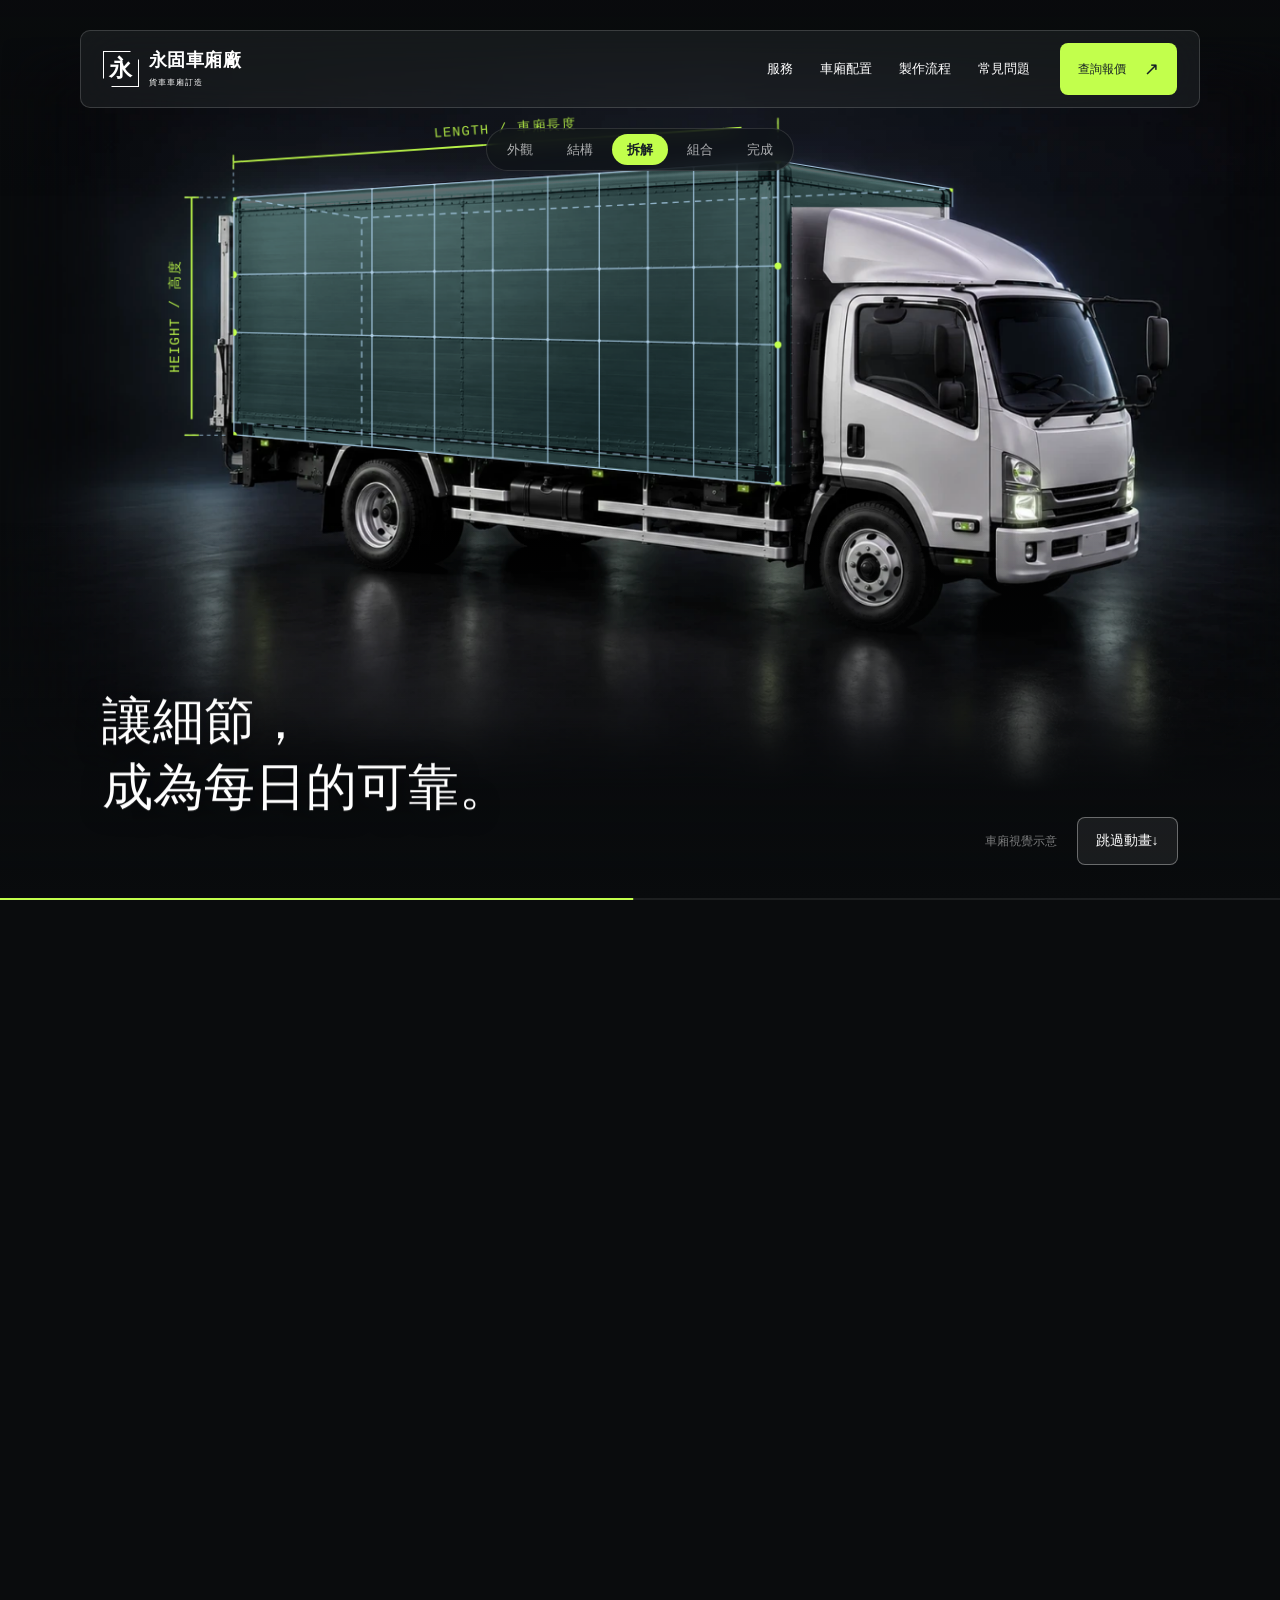
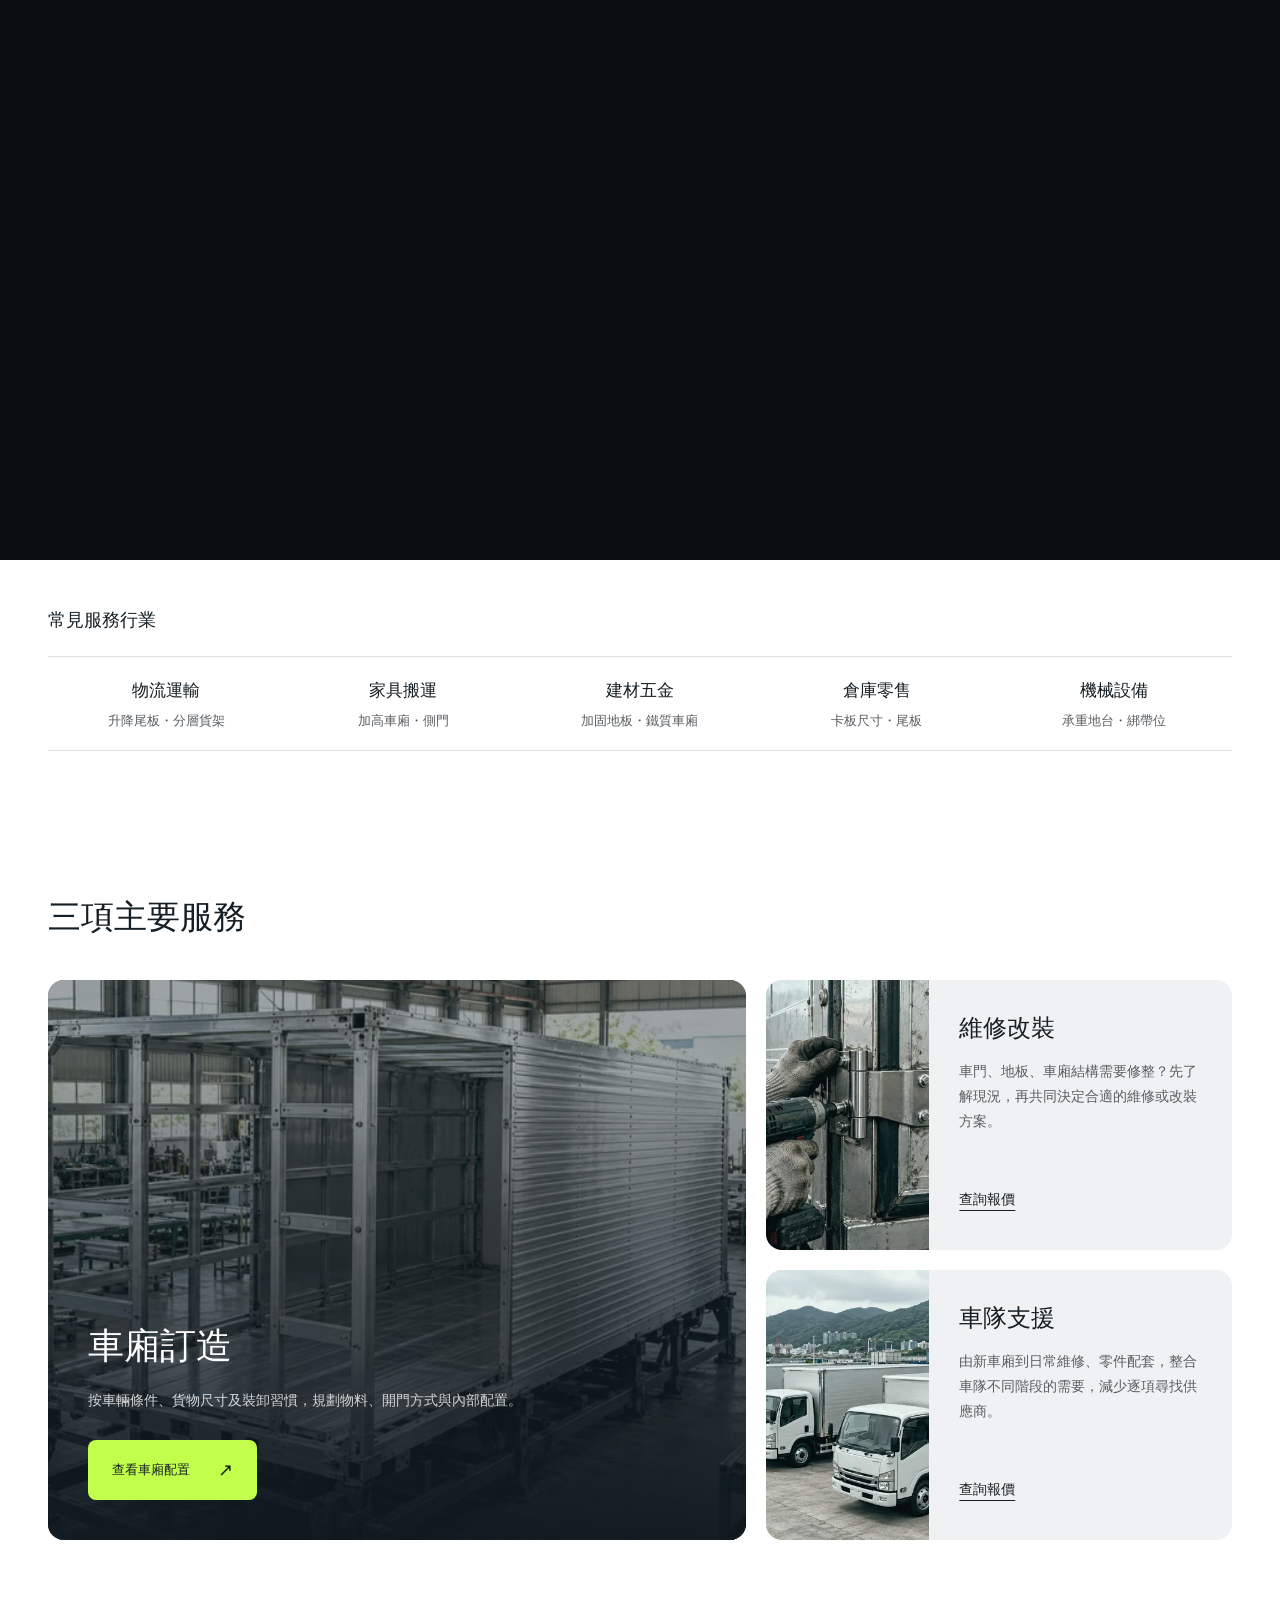
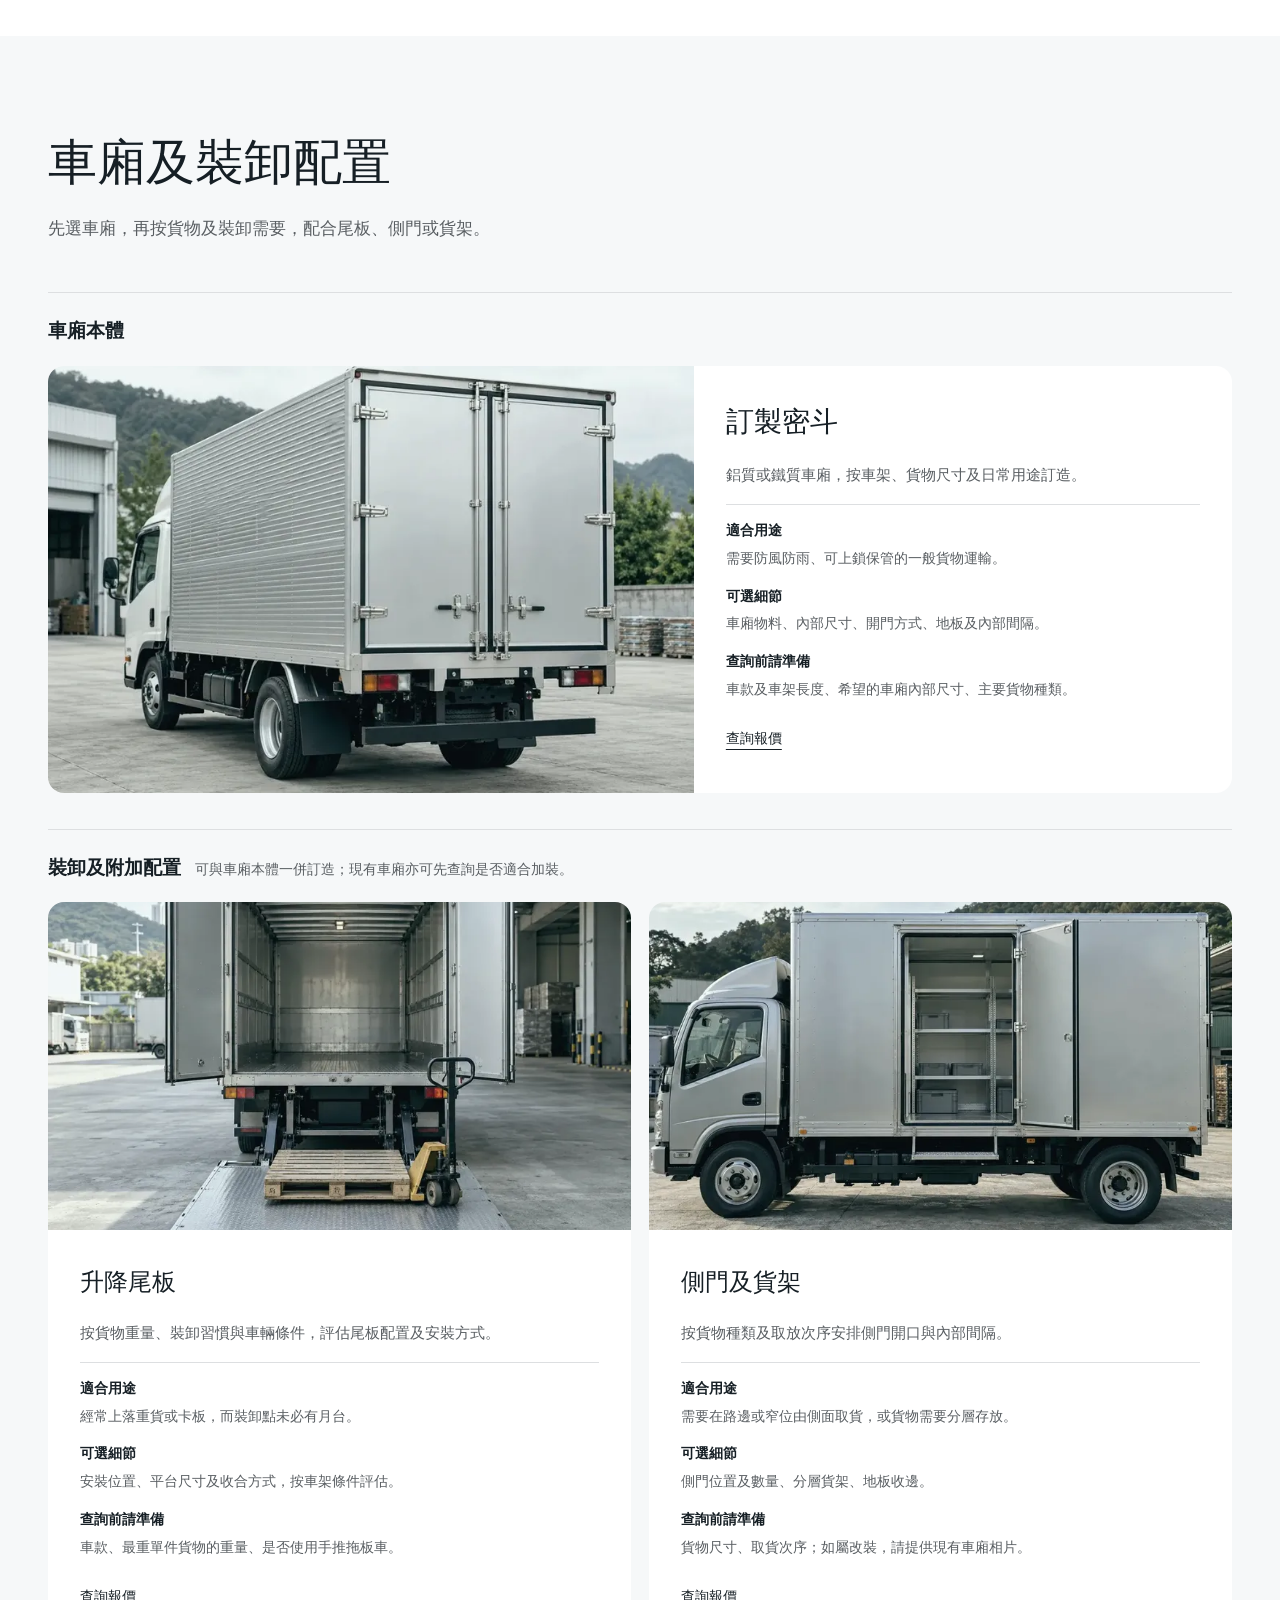
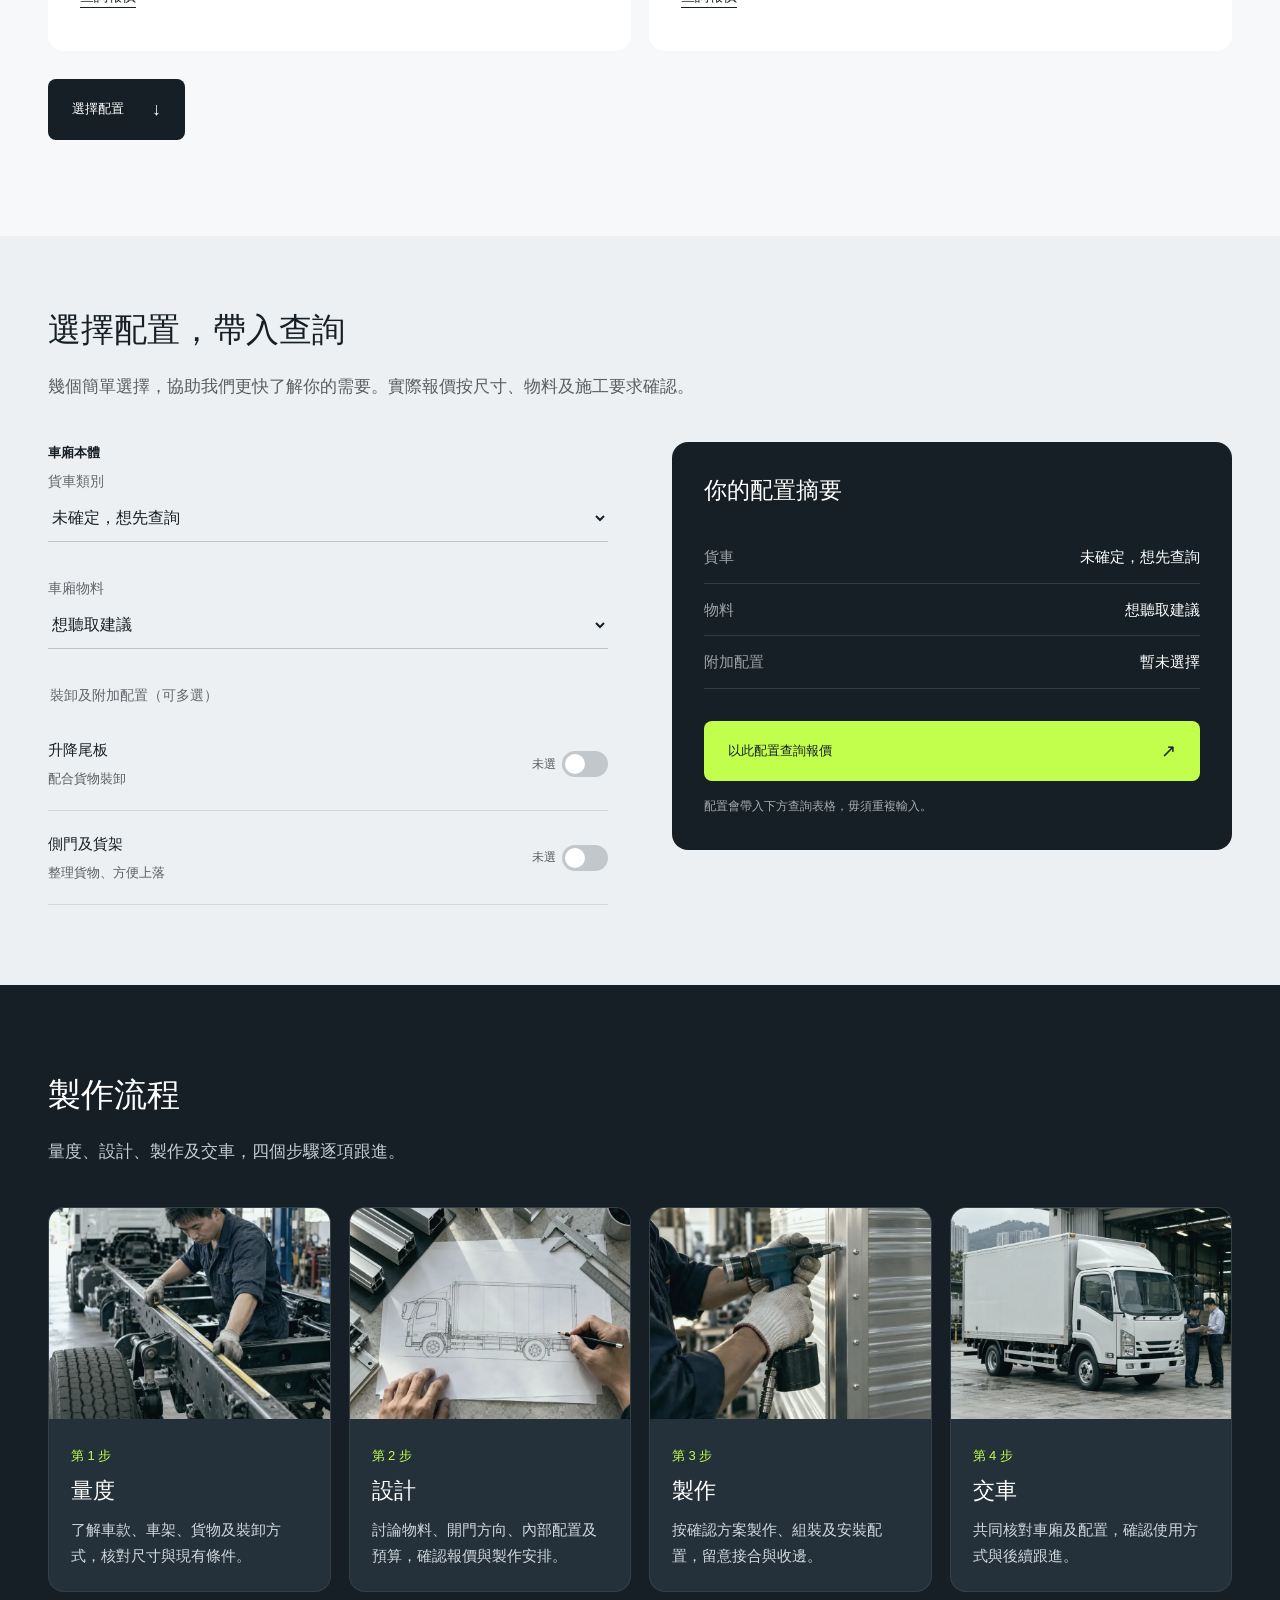
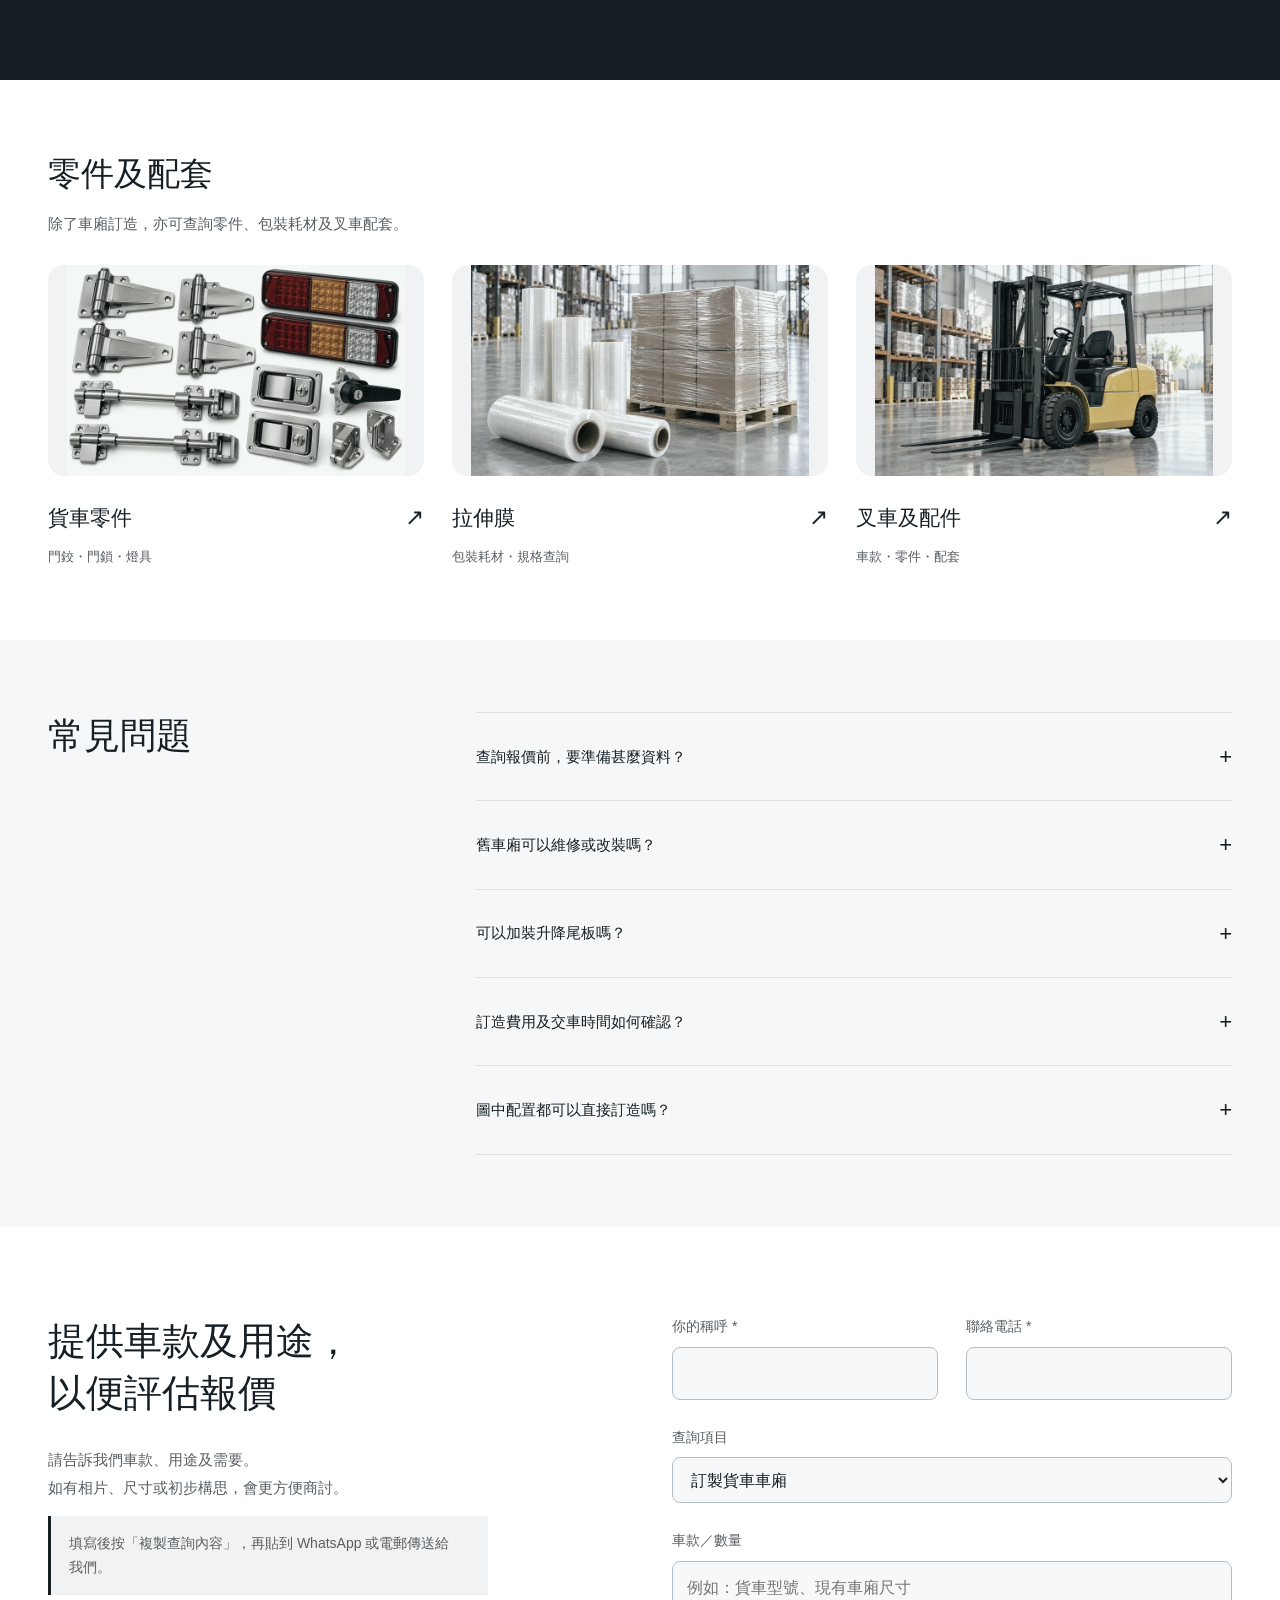
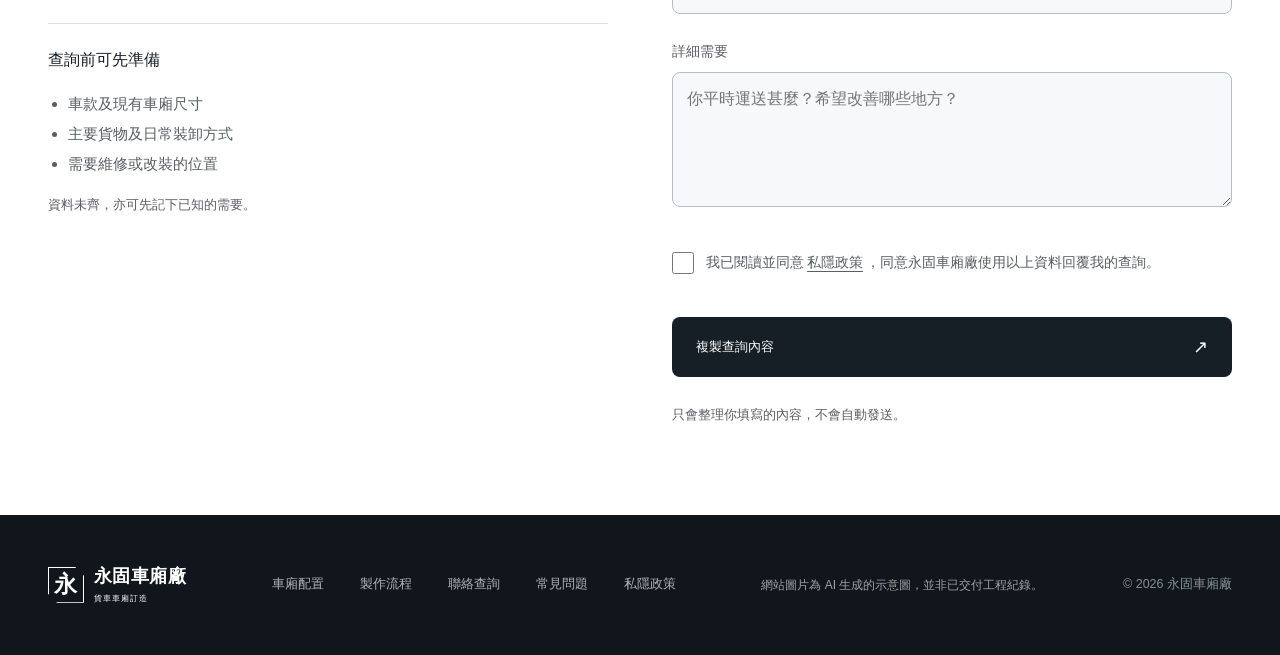
<file: index.html>
<!doctype html>
<html lang="zh-Hant-HK">
<head>
  <meta charset="utf-8">
  <meta name="viewport" content="width=device-width, initial-scale=1, viewport-fit=cover">
  <meta name="robots" content="noindex, nofollow">
  <meta name="theme-color" content="#161f25">
  <title>永固車廂廠｜為每一程，造好每一廂</title>
  <meta name="description" content="永固車廂廠，提供貨車車廂訂造、尾板加裝、改裝維修、貨車零件及配套。由量度到交車，按實際運輸需要設計。">
  <meta property="og:type" content="website">
  <meta property="og:locale" content="zh_HK">
  <meta property="og:site_name" content="永固車廂廠">
  <meta property="og:title" content="永固車廂廠｜為每一程，造好每一廂">
  <meta property="og:description" content="貨車車廂訂造、升降尾板加裝、改裝維修及配套。由量度到交車，按實際運輸需要設計。">
  <meta property="og:image" content="images/og-image.png">
  <meta property="og:image:width" content="1200">
  <meta property="og:image:height" content="630">
  <meta name="twitter:card" content="summary_large_image">
  <link rel="icon" href="images/favicon.svg" type="image/svg+xml">
  <link rel="apple-touch-icon" href="images/apple-touch-icon.png">
  <link rel="manifest" href="site.webmanifest">
  <link rel="preload" href="images/truck-film-first-frame.webp" as="image">
  <link rel="stylesheet" href="styles.css?v=14">
  <script type="importmap">{"imports":{"three":"./vendor/three/three.module.js","three/addons/":"./vendor/three/addons/"}}</script>
  <script src="config.js?v=4" defer></script>
  <script src="hero-scan.js" defer></script>
  <script src="app.js?v=13" defer></script>
  <script src="content-ui.js?v=1" defer></script>
</head>
<body>
  <a class="skip-link" href="#services">跳到主要內容</a>
  <header class="site-header" id="header">
    <a class="brand" href="#top" aria-label="永固車廂廠 貨車車廂訂造，返回首頁"><span class="brand-mark" aria-hidden="true">永</span><span>永固車廂廠<small>貨車車廂訂造</small></span></a>
    <nav class="desktop-nav" aria-label="主要導覽">
      <a href="#services">服務</a><a href="#products">車廂配置</a><a href="#process">製作流程</a><a href="#faq">常見問題</a>
    </nav>
    <a class="button button-lime nav-cta" href="#contact">查詢報價 <span aria-hidden="true">↗</span></a>
    <button class="menu-toggle" id="menuToggle" aria-label="開啟選單" aria-controls="mobileMenu" aria-expanded="false"><span></span><span></span></button>
  </header>
  <div class="mobile-menu" id="mobileMenu" hidden inert>
    <nav aria-label="手機導覽"><a href="#services">服務</a><a href="#products">車廂配置</a><a href="#process">製作流程</a><a href="#faq">常見問題</a><a href="#contact">聯絡查詢</a></nav>
    
  </div>
  <main id="top">
    <section class="hero" id="hero" aria-label="永固車廂製作介紹">
      <div class="hero-stage">
        <div class="hero-visual" aria-hidden="true">
          <div class="truck-frame">
            <img class="hero-poster" src="images/truck-film-first-frame.webp" width="1672" height="941" fetchpriority="high" alt="">
            <div class="xray"><div class="xray-box"><img class="xray-img" src="images/truck-film-first-frame.webp" width="1672" height="941" alt=""><svg class="hero-wires" viewBox="0 0 1672 941"></svg></div></div>
            <div class="scan-beam"></div>
            <svg class="hero-dims" viewBox="0 0 1672 941"></svg>
          </div>
        </div>
        <div class="hero-bgfx" id="heroBgfx" aria-hidden="true"></div>
        <canvas class="hero-3d" id="hero3d" aria-hidden="true"></canvas>
        <div class="hero-flash" id="heroFlash" aria-hidden="true"></div>
        <div class="hero-vignette" aria-hidden="true"></div>
        <div class="hero-3d-labels" id="hero3dLabels" aria-hidden="true"></div>
        <div class="hero-intro"><h1>為每一程，<br class="mobile-only">造好每一廂。</h1><p class="hero-sub">按車款、貨物及用途，<br class="mobile-only">訂造密斗、升降尾板及側門配置。</p><div class="hero-ctas"><a class="button button-lime" href="#contact">查詢報價</a><a class="button button-ghost" href="#products">查看車廂配置</a></div></div>
        <div class="hero-message message-one" aria-hidden="true"><p>從每一吋結構，<br>配合每一種需要。</p></div>
        <div class="hero-message message-two" aria-hidden="true"><p>讓細節，<br>成為每日的可靠。</p></div>
        <div class="hero-message message-three" aria-hidden="true"><p>由量度到交車。<br>一路，全程跟進。</p><a class="button button-lime" href="#products" tabindex="-1">查看車廂配置</a></div>
        <div class="hero-bottom"><span class="hero-caption">車廂視覺示意</span><a class="skip-intro" href="#services">跳過動畫 <span aria-hidden="true">↓</span></a></div>
        <nav class="hero-stages" id="heroStages" aria-label="開場動畫段落"><button type="button" data-p=".02">外觀</button><button type="button" data-p=".22">結構</button><button type="button" data-p=".48">拆解</button><button type="button" data-p=".74">組合</button><button type="button" data-p=".97">完成</button></nav>
        <div class="hero-timeline" aria-hidden="true"><span></span></div>
      </div>
    </section>

    <section class="trust-section section-pad">
      <div class="container"><h2 class="section-title compact">常見服務行業</h2>
        <div class="industry-grid"><span>物流運輸<small>升降尾板・分層貨架</small></span><span>家具搬運<small>加高車廂・側門</small></span><span>建材五金<small>加固地板・鐵質車廂</small></span><span>倉庫零售<small>卡板尺寸・尾板</small></span><span>機械設備<small>承重地台・綁帶位</small></span></div>
      </div>
    </section>

    <section class="cases-section section-pad" id="cases" hidden><div class="container"><div class="section-head"><h2 class="section-title">做過的車廂，<br>由行業看起。</h2></div><div class="cases-grid" id="casesGrid"></div></div></section>

    <section class="section-pad services-section" id="services">
      <div class="container"><div class="section-head section-head--left"><h2 class="section-title compact">三項主要服務</h2></div>
        <div class="service-bento">
          <article class="service-card service-feature"><img class="real-photo" src="images/service-custom-photo.webp" width="1600" height="900" srcset="images/service-custom-photo-800.webp 800w, images/service-custom-photo.webp 1600w" sizes="(max-width:900px) 90vw, 55vw" loading="lazy" alt="訂造車廂寫實概念圖：廠房內組裝鋁質廂骨及側板"><div class="service-feature-body"><h3>車廂訂造</h3><p>按車輛條件、貨物尺寸及裝卸習慣，規劃物料、開門方式與內部配置。</p><a href="#products" class="button button-lime">查看車廂配置 <span aria-hidden="true">↗</span></a></div></article>
          <article class="service-card service-side"><div class="service-image"><img class="real-photo" src="images/service-repair-photo.webp" width="1600" height="900" srcset="images/service-repair-photo-800.webp 800w, images/service-repair-photo.webp 1600w" sizes="(max-width:640px) 112px, 22vw" loading="lazy" alt="門鉸維修寫實概念圖：技師修整貨車尾門接合位置"></div><div class="service-side-body"><h3>維修改裝</h3><p>車門、地板、車廂結構需要修整？先了解現況，再共同決定合適的維修或改裝方案。</p><a href="#contact" class="text-link" data-enquiry="車廂維修／改裝">查詢報價</a></div></article>
          <article class="service-card service-side"><div class="service-image"><img class="real-photo" src="images/service-fleet-photo.webp" width="1600" height="900" srcset="images/service-fleet-photo-800.webp 800w, images/service-fleet-photo.webp 1600w" sizes="(max-width:640px) 112px, 22vw" loading="lazy" alt="車隊支援寫實概念圖：貨車在工業車場排列"></div><div class="service-side-body"><h3>車隊支援</h3><p>由新車廂到日常維修、零件配套，整合車隊不同階段的需要，減少逐項尋找供應商。</p><a href="#contact" class="text-link" data-enquiry="車隊合作">查詢報價</a></div></article>
        </div>
      </div>
    </section>

    <section class="product-section section-pad" id="products">
      <div class="container">
        <div class="section-head section-head--left"><h2 class="section-title">車廂及裝卸配置</h2><p class="section-sub">先選車廂，再按貨物及裝卸需要，配合尾板、側門或貨架。</p></div>
        <p class="cat-label">車廂本體</p>
        <article class="prod-card prod-main">
          <div class="prod-media"><img class="real-photo" src="images/product-box-photo.webp" width="1200" height="900" srcset="images/product-box-photo-800.webp 800w, images/product-box-photo.webp 1200w" sizes="(max-width:900px) 90vw, 50vw" loading="lazy" alt="訂製密斗概念示意：鋁質車廂尾門及外板"></div>
          <div class="prod-body"><h3>訂製密斗</h3><p>鋁質或鐵質車廂，按車架、貨物尺寸及日常用途訂造。</p>
            <dl class="prod-facts"><div><dt>適合用途</dt><dd>需要防風防雨、可上鎖保管的一般貨物運輸。</dd></div><div><dt>可選細節</dt><dd>車廂物料、內部尺寸、開門方式、地板及內部間隔。</dd></div><div><dt>查詢前請準備</dt><dd>車款及車架長度、希望的車廂內部尺寸、主要貨物種類。</dd></div></dl>
            <a class="text-link" href="#contact" data-enquiry="訂製貨車車廂">查詢報價</a></div>
        </article>
        <p class="cat-label">裝卸及附加配置<span>可與車廂本體一併訂造；現有車廂亦可先查詢是否適合加裝。</span></p>
        <div class="addon-grid">
          <article class="prod-card">
            <div class="prod-media"><img class="real-photo" src="images/product-tail-lift-photo.webp" width="1200" height="900" srcset="images/product-tail-lift-photo-800.webp 800w, images/product-tail-lift-photo.webp 1200w" sizes="(max-width:900px) 90vw, 50vw" loading="lazy" alt="升降尾板概念示意：尾板平台、托盤及手動拖板車"></div>
            <div class="prod-body"><h3>升降尾板</h3><p>按貨物重量、裝卸習慣與車輛條件，評估尾板配置及安裝方式。</p>
              <dl class="prod-facts"><div><dt>適合用途</dt><dd>經常上落重貨或卡板，而裝卸點未必有月台。</dd></div><div><dt>可選細節</dt><dd>安裝位置、平台尺寸及收合方式，按車架條件評估。</dd></div><div><dt>查詢前請準備</dt><dd>車款、最重單件貨物的重量、是否使用手推拖板車。</dd></div></dl>
              <a class="text-link" href="#contact" data-enquiry="升降尾板">查詢報價</a></div>
          </article>
          <article class="prod-card">
            <div class="prod-media"><img class="real-photo" src="images/product-side-door-photo.webp" width="1200" height="900" srcset="images/product-side-door-photo-800.webp 800w, images/product-side-door-photo.webp 1200w" sizes="(max-width:900px) 90vw, 50vw" loading="lazy" alt="側門及貨架概念示意：側門開口及內部貨架"></div>
            <div class="prod-body"><h3>側門及貨架</h3><p>按貨物種類及取放次序安排側門開口與內部間隔。</p>
              <dl class="prod-facts"><div><dt>適合用途</dt><dd>需要在路邊或窄位由側面取貨，或貨物需要分層存放。</dd></div><div><dt>可選細節</dt><dd>側門位置及數量、分層貨架、地板收邊。</dd></div><div><dt>查詢前請準備</dt><dd>貨物尺寸、取貨次序；如屬改裝，請提供現有車廂相片。</dd></div></dl>
              <a class="text-link" href="#contact" data-enquiry="側門及貨架">查詢報價</a></div>
          </article>
        </div>
        <a class="button button-dark prod-config-link" href="#configure">選擇配置 <span aria-hidden="true">↓</span></a>
      </div>
    </section>

    <section class="configure-section section-pad" id="configure"><div class="container"><div class="section-head"><h2 class="section-title compact">選擇配置，帶入查詢</h2><p class="section-sub">幾個簡單選擇，協助我們更快了解你的需要。實際報價按尺寸、物料及施工要求確認。</p></div><div class="config-grid"><form class="config-form" id="configForm"><p class="form-group-label">車廂本體</p><label>貨車類別<select name="tonnage" id="configTonnage"><option>未確定，想先查詢</option><option>5.5 噸或以下</option><option>5.5 噸以上</option></select></label><label>車廂物料<select name="material" id="configMaterial"><option>想聽取建議</option><option>鋁質車廂</option><option>鐵質車廂</option></select></label><fieldset><legend>裝卸及附加配置（可多選）</legend><label class="check-row"><span>升降尾板<small>配合貨物裝卸</small></span><input type="checkbox" name="tailLift"><span class="switch" aria-hidden="true"></span></label><label class="check-row"><span>側門及貨架<small>整理貨物、方便上落</small></span><input type="checkbox" name="sideDoor"><span class="switch" aria-hidden="true"></span></label></fieldset></form><div class="config-summary"><h3>你的配置摘要</h3><dl id="configSummary"><div><dt>貨車</dt><dd>未確定，想先查詢</dd></div><div><dt>物料</dt><dd>想聽取建議</dd></div><div><dt>附加配置</dt><dd>暫未選擇</dd></div></dl><a class="button button-lime" href="#contact" id="useConfiguration">以此配置查詢報價 <span aria-hidden="true">↗</span></a><p class="small-note">配置會帶入下方查詢表格，毋須重複輸入。</p></div></div></div></section>

    <section class="process-section section-pad" id="process">
      <div class="container">
        <div class="section-head section-head--left process-head"><h2 class="section-title compact">製作流程</h2><p class="section-sub">量度、設計、製作及交車，四個步驟逐項跟進。</p></div>
        <ol class="process-steps">
          <li><div class="step-media"><img class="real-photo" src="images/process-measure-photo.webp" width="1000" height="1000" srcset="images/process-measure-photo-800.webp 800w, images/process-measure-photo.webp 1000w" sizes="(max-width:640px) 104px, (max-width:900px) 44vw, 22vw" loading="lazy" alt="量度概念示意：技師核對車架尺寸"></div><div class="step-body"><span class="step-n">第 1 步</span><h3>量度</h3><p>了解車款、車架、貨物及裝卸方式，核對尺寸與現有條件。</p></div></li>
          <li><div class="step-media"><img class="real-photo" src="images/process-design-photo.webp" width="1000" height="1000" srcset="images/process-design-photo-800.webp 800w, images/process-design-photo.webp 1000w" sizes="(max-width:640px) 104px, (max-width:900px) 44vw, 22vw" loading="lazy" alt="設計概念示意：車廂規劃圖及物料樣本"></div><div class="step-body"><span class="step-n">第 2 步</span><h3>設計</h3><p>討論物料、開門方向、內部配置及預算，確認報價與製作安排。</p></div></li>
          <li><div class="step-media"><img class="real-photo" src="images/process-build-photo.webp" width="1000" height="1000" srcset="images/process-build-photo-800.webp 800w, images/process-build-photo.webp 1000w" sizes="(max-width:640px) 104px, (max-width:900px) 44vw, 22vw" loading="lazy" alt="製作概念示意：技師鉚接鋁質車廂收邊"></div><div class="step-body"><span class="step-n">第 3 步</span><h3>製作</h3><p>按確認方案製作、組裝及安裝配置，留意接合與收邊。</p></div></li>
          <li><div class="step-media"><img class="real-photo" src="images/process-handover-photo.webp" width="1000" height="1000" srcset="images/process-handover-photo-800.webp 800w, images/process-handover-photo.webp 1000w" sizes="(max-width:640px) 104px, (max-width:900px) 44vw, 22vw" loading="lazy" alt="交車概念示意：完成車輛及交付核對"></div><div class="step-body"><span class="step-n">第 4 步</span><h3>交車</h3><p>共同核對車廂及配置，確認使用方式與後續跟進。</p></div></li>
        </ol>
      </div>
    </section>



    <section class="accessory-section section-pad" id="accessories"><div class="container"><div class="split-heading"><div><h2 class="section-title compact">零件及配套</h2></div><p>除了車廂訂造，亦可查詢<br>零件、包裝耗材及叉車配套。</p></div><div class="accessory-grid"><a class="accessory-card" href="#contact" data-enquiry="貨車零件"><img src="images/ph-parts.webp" width="960" height="600" srcset="images/ph-parts-800.webp 800w, images/ph-parts.webp 960w" sizes="(max-width:640px) 104px, 30vw" loading="lazy" alt="門鉸、門鎖與燈具示意"><div><h3>貨車零件</h3><span aria-hidden="true">↗</span></div><p>門鉸・門鎖・燈具</p></a><a class="accessory-card" href="#contact" data-enquiry="拉伸膜"><img src="images/ph-film.webp" width="960" height="600" srcset="images/ph-film-800.webp 800w, images/ph-film.webp 960w" sizes="(max-width:640px) 104px, 30vw" loading="lazy" alt="拉伸膜產品示意"><div><h3>拉伸膜</h3><span aria-hidden="true">↗</span></div><p>包裝耗材・規格查詢</p></a><a class="accessory-card" href="#contact" data-enquiry="叉車及配件"><img src="images/ph-fork.webp" width="960" height="600" srcset="images/ph-fork-800.webp 800w, images/ph-fork.webp 960w" sizes="(max-width:640px) 104px, 30vw" loading="lazy" alt="叉車配置示意"><div><h3>叉車及配件</h3><span aria-hidden="true">↗</span></div><p>車款・零件・配套</p></a></div></div></section>

    <section class="faq-section section-pad" id="faq"><div class="container faq-grid"><div><h2 class="section-title compact">常見問題</h2></div><div class="faq-list"><details><summary>查詢報價前，要準備甚麼資料？<span aria-hidden="true">+</span></summary><p>提供車款、車廂尺寸、用途及所需配置，有現況照片會更方便了解。未有完整資料亦可以先整理你的需要。</p></details><details><summary>舊車廂可以維修或改裝嗎？<span aria-hidden="true">+</span></summary><p>可以先查詢。是否適合維修、加門、加貨架或更換部件，需要按現有結構及實際狀況評估。</p></details><details><summary>可以加裝升降尾板嗎？<span aria-hidden="true">+</span></summary><p>需先核對車架、載重、安裝空間及用途，再確認合適的尾板配置。</p></details><details><summary>訂造費用及交車時間如何確認？<span aria-hidden="true">+</span></summary><p>費用及製作時間視乎尺寸、物料、配置與排期。確認方案時，應一併確認報價、交付安排及相關條款。</p></details><details><summary>圖中配置都可以直接訂造嗎？<span aria-hidden="true">+</span></summary><p>圖片用作配置及設計概念參考，並非固定產品規格。實際可行方案以車輛條件及雙方確認的設計為準。</p></details></div></div></section>

    <section class="contact-section section-pad" id="contact"><div class="container contact-grid"><div class="contact-copy"><h2 class="section-title compact">提供車款及用途，<br>以便評估報價</h2><p class="section-sub">請告訴我們車款、用途及需要。<br>如有相片、尺寸或初步構思，會更方便商討。</p><div class="contact-methods" id="contactMethods"></div><p class="contact-availability" id="contactAvailability">填寫後按「複製查詢內容」，再貼到 WhatsApp 或電郵傳送給我們。</p><div class="enquiry-prep"><h3>查詢前可先準備</h3><ul><li>車款及現有車廂尺寸</li><li>主要貨物及日常裝卸方式</li><li>需要維修或改裝的位置</li></ul><p>資料未齊，亦可先記下已知的需要。</p></div></div><form class="contact-form" id="enquiryForm" name="enquiry" method="post" data-netlify="true" netlify-honeypot="bot-field"><input type="hidden" name="form-name" value="enquiry"><p class="hp" aria-hidden="true"><label>請勿填寫此欄 <input name="bot-field" tabindex="-1" autocomplete="off"></label></p><div class="two-col"><label>你的稱呼 <span aria-hidden="true">*</span><input name="name" autocomplete="name" required maxlength="80"></label><label>聯絡電話 <span aria-hidden="true">*</span><input name="phone" type="tel" autocomplete="tel" required maxlength="30"></label></div><label>查詢項目<select name="type" id="enquiryType"><option>訂製貨車車廂</option><option>升降尾板</option><option>側門及貨架</option><option>車廂維修／改裝</option><option>車隊合作</option><option>貨車零件</option><option>拉伸膜</option><option>叉車及配件</option><option>其他查詢</option></select></label><label>車款／數量<input name="spec" placeholder="例如：貨車型號、現有車廂尺寸" maxlength="160"></label><label>詳細需要<textarea name="message" id="enquiryMessage" rows="4" placeholder="你平時運送甚麼？希望改善哪些地方？" maxlength="2000"></textarea></label><label class="consent"><input type="checkbox" name="consent" required><span>我已閱讀並同意<a href="privacy.html" target="_blank" rel="noopener">私隱政策</a>，同意永固車廂廠使用以上資料回覆我的查詢。</span></label><button class="button button-dark" type="submit" id="sendEnquiry">複製查詢內容 <span>↗</span></button><p class="small-note" id="formHelp">只會整理你填寫的內容，不會自動發送。</p><p class="form-status" id="formStatus" role="status" aria-live="polite"></p><div id="copyFallback" hidden><label>查詢內容<textarea id="copyText" readonly rows="6"></textarea></label><p class="small-note">請選取並複製以上內容。</p></div></form></div></section>


  </main>
  <footer><div class="container"><div class="footer-bottom"><a class="brand" href="#top"><span class="brand-mark">永</span><span>永固車廂廠<small>貨車車廂訂造</small></span></a><nav aria-label="頁尾導覽"><a href="#products">車廂配置</a><a href="#process">製作流程</a><a href="#contact">聯絡查詢</a><a href="#faq">常見問題</a><a href="privacy.html">私隱政策</a></nav><span class="ai-note">網站圖片為 AI 生成的示意圖，並非已交付工程紀錄。</span><span class="copyright">© <span id="year">2026</span> 永固車廂廠</span></div></div></footer>
  <div class="mobile-contact" id="mobileContact"><a class="mc-main" id="mcMain" href="#contact">查詢報價</a><a class="mc-call" id="mcCall" href="#contact" hidden>致電</a></div>
  <noscript><style>.hero{height:100svh}.hero-intro{opacity:1}.hero-message,.hero-stages{display:none}</style></noscript>
</body>
</html>
</file>
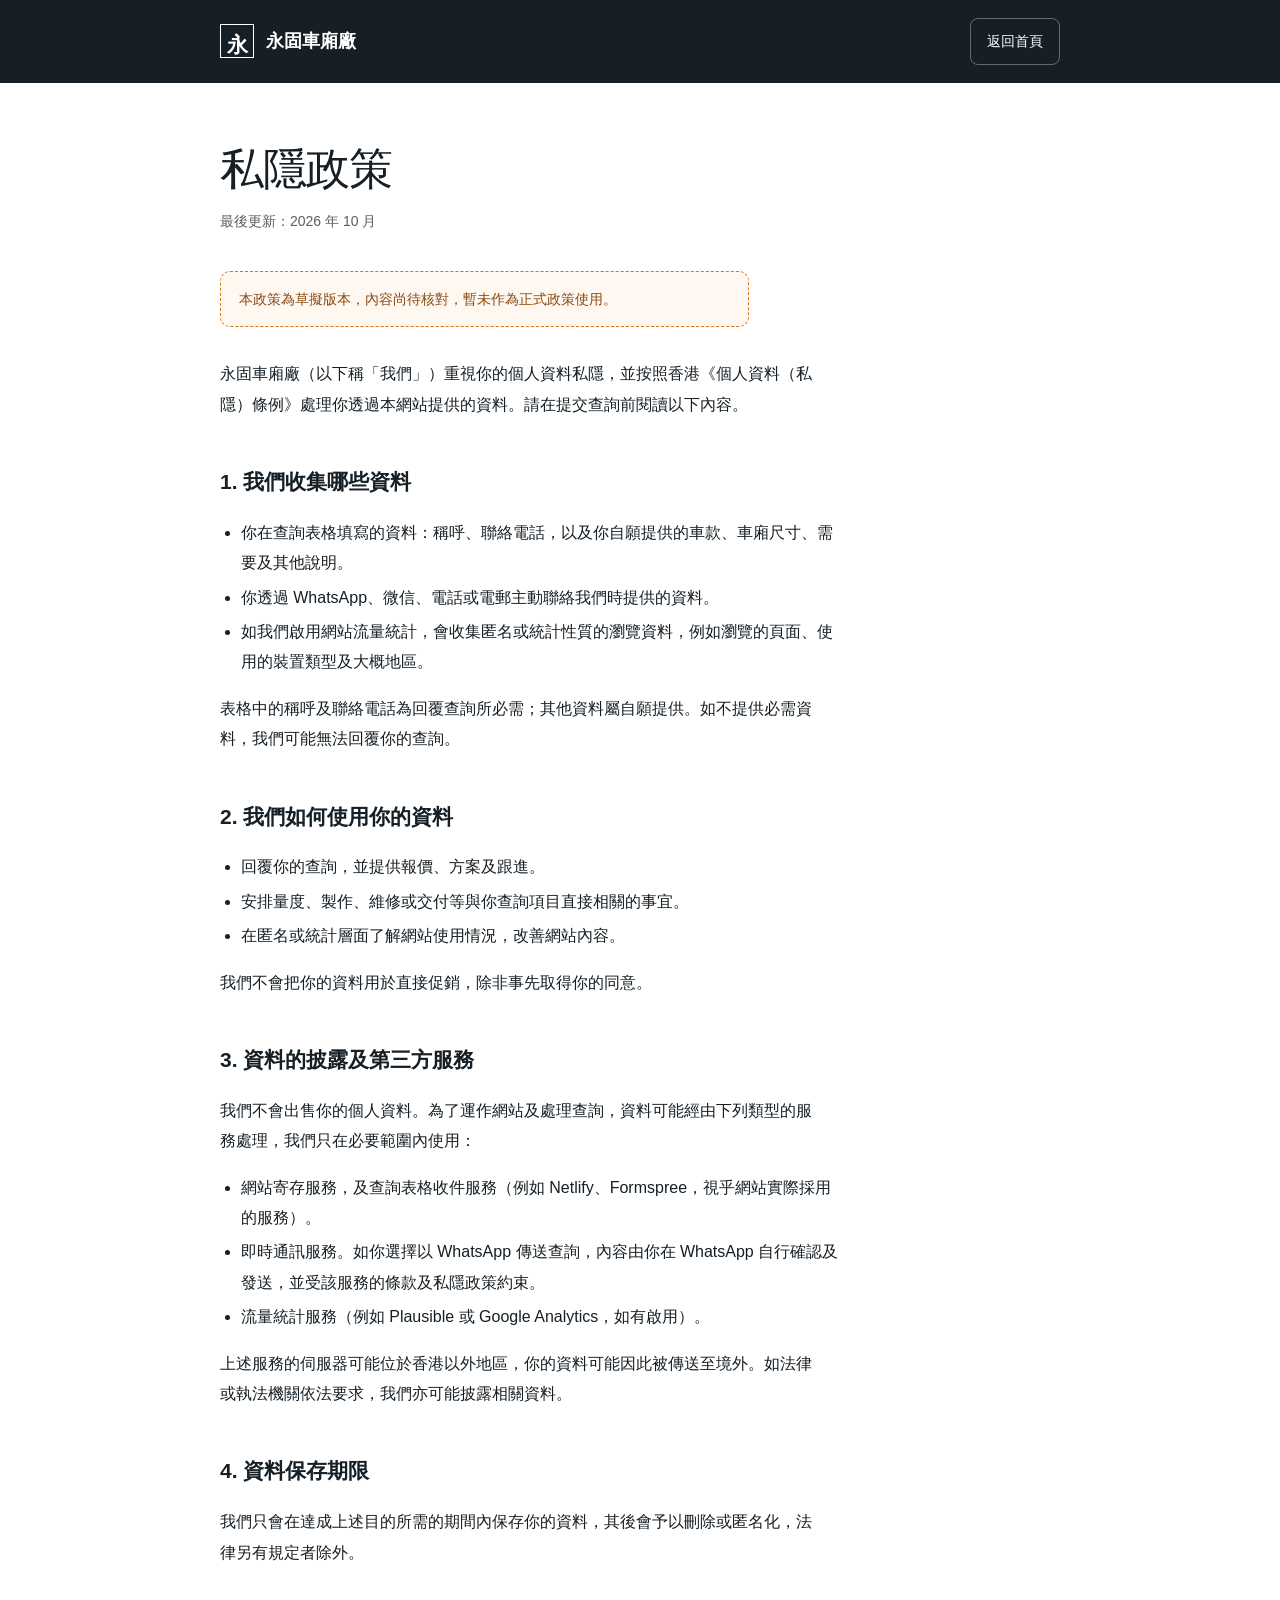
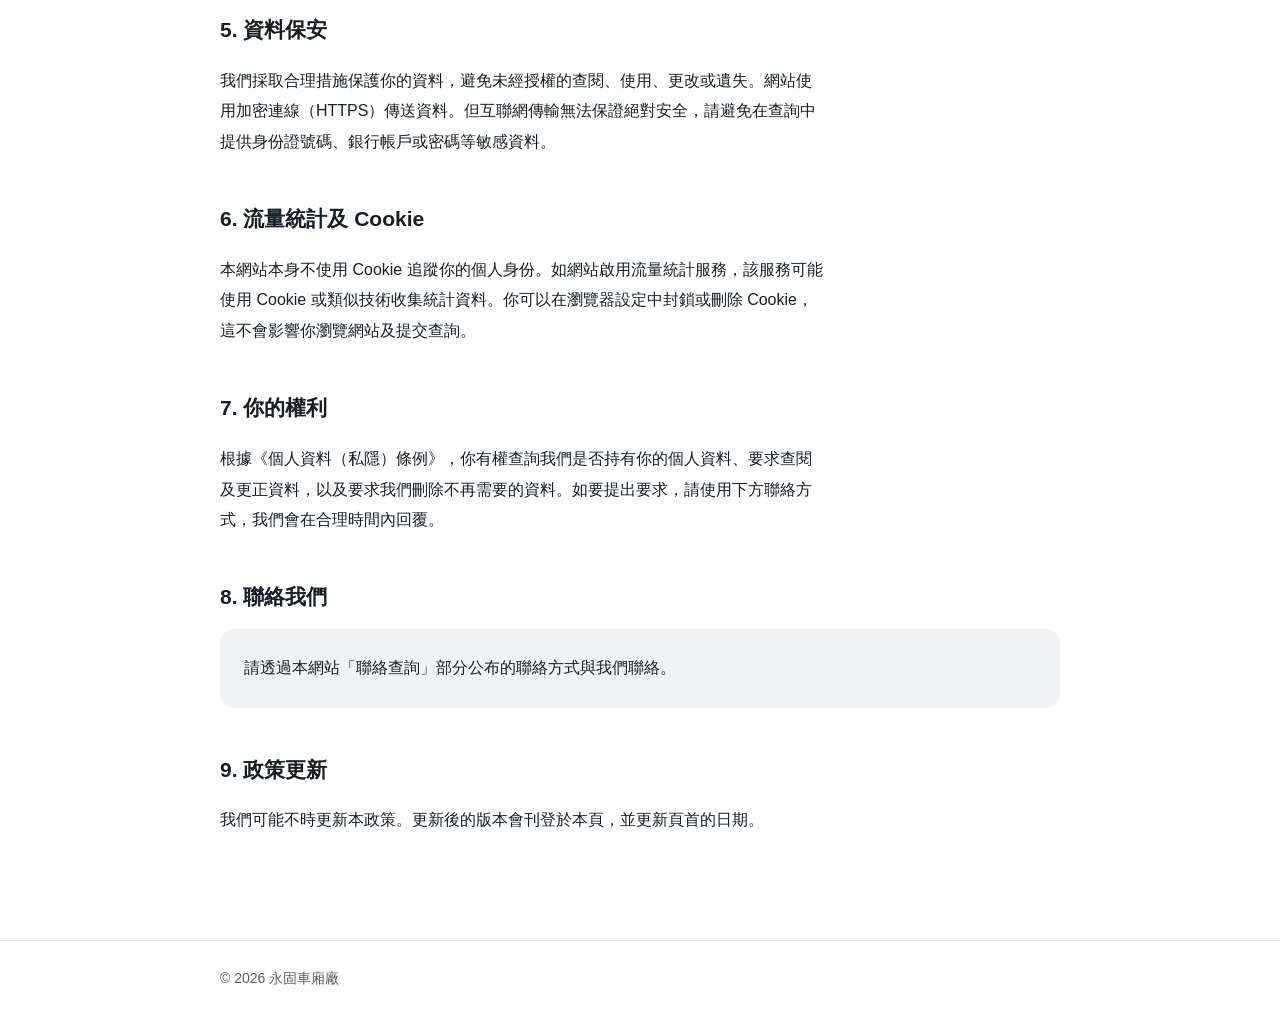
<file: privacy.html>
<!doctype html>
<html lang="zh-Hant-HK">
<head>
  <meta charset="utf-8">
  <meta name="viewport" content="width=device-width, initial-scale=1, viewport-fit=cover">
  <meta name="theme-color" content="#161f25">
  <title>私隱政策｜永固車廂廠</title>
  <meta name="description" content="永固車廂廠網站的私隱政策：我們收集哪些資料、如何使用、保存及保障，以及你查閱和更正個人資料的權利。">
  <link rel="icon" href="images/favicon.svg" type="image/svg+xml">
  <style>
    :root{--ink:#161f25;--muted:#595e62;--lime:#c2ff4c;--surface:#f0f2f3;--line:#dddfe1}
    *{box-sizing:border-box}
    body{margin:0;background:#fff;color:var(--ink);font:400 16px/1.9 'Noto Sans TC','PingFang TC','Microsoft JhengHei','Heiti TC','Noto Sans CJK TC','Microsoft YaHei','PingFang SC',sans-serif;-webkit-font-smoothing:antialiased}
    a{color:inherit}
    .bar{background:var(--ink);color:#fff}
    .bar-in{max-width:880px;margin:0 auto;padding:18px 20px;display:flex;align-items:center;justify-content:space-between;gap:16px}
    .brand{display:flex;align-items:center;gap:12px;text-decoration:none;font-weight:700;font-size:18px}
    .brand-mark{display:grid;place-items:center;width:34px;height:34px;border:1px solid currentColor;font-size:21px;font-weight:600}
    .back{font-size:14px;text-decoration:none;border:1px solid #ffffff55;border-radius:8px;padding:9px 16px}
    .back:hover{background:var(--lime);color:var(--ink);border-color:var(--lime)}
    main{max-width:880px;margin:0 auto;padding:56px 20px 88px}
    h1{font-size:clamp(30px,5vw,44px);font-weight:500;line-height:1.35;letter-spacing:-.02em;margin:0 0 10px;text-wrap:balance}
    .meta{color:var(--muted);font-size:14px;margin:0 0 36px}
    h2{font-size:21px;font-weight:700;margin:42px 0 10px}
    p,li{max-width:68ch}
    ul{padding-left:1.3em}
    li{margin:4px 0}
    .draft-note{border:1.5px dashed #d9731a;border-radius:10px;padding:14px 18px;font-size:14px;color:#8a4a10;background:#fff8f0;margin:0 0 32px}
    .contact-box{background:var(--surface);border-radius:14px;padding:20px 24px;margin-top:12px}
    .contact-box p{margin:4px 0}
    footer{border-top:1px solid var(--line);color:var(--muted);font-size:14px}
    footer div{max-width:880px;margin:0 auto;padding:24px 20px}
    @media (max-width:520px){.back{padding:8px 12px}}
  </style>
  <script src="config.js" defer></script>
</head>
<body>
  <header class="bar"><div class="bar-in"><a class="brand" href="./"><span class="brand-mark" aria-hidden="true">永</span><span>永固車廂廠</span></a><a class="back" href="./">返回首頁</a></div></header>
  <main>
    <h1>私隱政策</h1>
    <p class="meta">最後更新：2026 年 10 月</p>
    <p class="draft-note" id="draftNote">本政策為草擬版本，內容尚待核對，暫未作為正式政策使用。</p>

    <p>永固車廂廠（以下稱「我們」）重視你的個人資料私隱，並按照香港《個人資料（私隱）條例》處理你透過本網站提供的資料。請在提交查詢前閱讀以下內容。</p>

    <h2>1. 我們收集哪些資料</h2>
    <ul>
      <li>你在查詢表格填寫的資料：稱呼、聯絡電話，以及你自願提供的車款、車廂尺寸、需要及其他說明。</li>
      <li>你透過 WhatsApp、微信、電話或電郵主動聯絡我們時提供的資料。</li>
      <li>如我們啟用網站流量統計，會收集匿名或統計性質的瀏覽資料，例如瀏覽的頁面、使用的裝置類型及大概地區。</li>
    </ul>
    <p>表格中的稱呼及聯絡電話為回覆查詢所必需；其他資料屬自願提供。如不提供必需資料，我們可能無法回覆你的查詢。</p>

    <h2>2. 我們如何使用你的資料</h2>
    <ul>
      <li>回覆你的查詢，並提供報價、方案及跟進。</li>
      <li>安排量度、製作、維修或交付等與你查詢項目直接相關的事宜。</li>
      <li>在匿名或統計層面了解網站使用情況，改善網站內容。</li>
    </ul>
    <p>我們不會把你的資料用於直接促銷，除非事先取得你的同意。</p>

    <h2>3. 資料的披露及第三方服務</h2>
    <p>我們不會出售你的個人資料。為了運作網站及處理查詢，資料可能經由下列類型的服務處理，我們只在必要範圍內使用：</p>
    <ul>
      <li>網站寄存服務，及查詢表格收件服務（例如 Netlify、Formspree，視乎網站實際採用的服務）。</li>
      <li>即時通訊服務。如你選擇以 WhatsApp 傳送查詢，內容由你在 WhatsApp 自行確認及發送，並受該服務的條款及私隱政策約束。</li>
      <li>流量統計服務（例如 Plausible 或 Google Analytics，如有啟用）。</li>
    </ul>
    <p>上述服務的伺服器可能位於香港以外地區，你的資料可能因此被傳送至境外。如法律或執法機關依法要求，我們亦可能披露相關資料。</p>

    <h2>4. 資料保存期限</h2>
    <p>我們只會在達成上述目的所需的期間內保存你的資料，其後會予以刪除或匿名化，法律另有規定者除外。</p>

    <h2>5. 資料保安</h2>
    <p>我們採取合理措施保護你的資料，避免未經授權的查閱、使用、更改或遺失。網站使用加密連線（HTTPS）傳送資料。但互聯網傳輸無法保證絕對安全，請避免在查詢中提供身份證號碼、銀行帳戶或密碼等敏感資料。</p>

    <h2>6. 流量統計及 Cookie</h2>
    <p>本網站本身不使用 Cookie 追蹤你的個人身份。如網站啟用流量統計服務，該服務可能使用 Cookie 或類似技術收集統計資料。你可以在瀏覽器設定中封鎖或刪除 Cookie，這不會影響你瀏覽網站及提交查詢。</p>

    <h2>7. 你的權利</h2>
    <p>根據《個人資料（私隱）條例》，你有權查詢我們是否持有你的個人資料、要求查閱及更正資料，以及要求我們刪除不再需要的資料。如要提出要求，請使用下方聯絡方式，我們會在合理時間內回覆。</p>

    <h2>8. 聯絡我們</h2>
    <div class="contact-box" id="contactBox"><p>請透過本網站「聯絡查詢」部分公布的聯絡方式與我們聯絡。</p></div>

    <h2>9. 政策更新</h2>
    <p>我們可能不時更新本政策。更新後的版本會刊登於本頁，並更新頁首的日期。</p>
  </main>
  <footer><div>© <span id="year">2026</span> 永固車廂廠</div></footer>
  <script>
    window.addEventListener('DOMContentLoaded', function () {
      var c = window.WINGKO_CONFIG || {};
      document.getElementById('year').textContent = String(new Date().getFullYear());
      if (c.privacyReviewed === true) document.getElementById('draftNote').hidden = true;
      var rows = [];
      if (c.businessName) rows.push(['名稱', c.businessName]);
      if (c.email) rows.push(['電郵', c.email]);
      if (c.phone) rows.push(['電話', c.phone]);
      if (c.whatsapp) rows.push(['WhatsApp', '+' + c.whatsapp]);
      if (c.wechat) rows.push(['微信', c.wechat]);
      if (c.address) rows.push(['地址', c.address]);
      if (rows.length > 1) {
        var box = document.getElementById('contactBox'); box.textContent = '';
        rows.forEach(function (r) { var p = document.createElement('p'); p.textContent = r[0] + '：' + r[1]; box.appendChild(p); });
      }
    });
  </script>
</body>
</html>
</file>
<file: styles.css>
:root{--ink:#161f25;--muted:#6c7174;--lime:#c2ff4c;--surface:#f0f2f3;--line:#dddfe1;--radius:20px;--ease:cubic-bezier(.22,1,.36,1);--hero-p:0}
*,*::before,*::after{box-sizing:border-box}html{scroll-behavior:smooth;scroll-padding-top:132px}body{margin:0;background:#ffffff;color:var(--ink);font:400 16px/1.7 'Noto Sans TC','PingFang TC','Microsoft JhengHei','Heiti TC','Noto Sans CJK TC','Source Han Sans TC','Microsoft YaHei','PingFang SC',sans-serif;-webkit-font-smoothing:antialiased}body.menu-open{overflow:hidden}a{color:inherit;text-decoration:none}button,input,select,textarea{font:inherit}button,a,input,select,textarea{-webkit-tap-highlight-color:transparent}button{cursor:pointer}img{display:block;max-width:100%}button{color:inherit}button:disabled{opacity:.4;cursor:not-allowed}a:focus-visible,button:focus-visible,summary:focus-visible{outline:3px solid #7ea421;outline-offset:5px}input:focus-visible,textarea:focus-visible,select:focus-visible{outline:2px solid #6a902b;outline-offset:4px}[hidden]{display:none!important}.container{width:min(1280px,calc(100% - 96px));margin:auto}.section-pad{padding:125px 0}.section-head{text-align:center;margin:0 auto 64px;max-width:1000px}.eyebrow,.mono{font-family:ui-monospace,'SF Mono','Cascadia Mono',Consolas,'Liberation Mono','Noto Sans TC','PingFang TC','Microsoft JhengHei','Heiti TC','Noto Sans CJK TC','Source Han Sans TC','Microsoft YaHei','PingFang SC',monospace;font-size:11px;font-weight:400;letter-spacing:.17em;line-height:1.6}.eyebrow{color:var(--muted);margin:0 0 24px}.section-title{font-size:clamp(36px,4.7vw,66px);font-weight:400;letter-spacing:-.055em;line-height:1.28;margin:0}.section-sub{color:var(--muted);font-size:17px;line-height:1.85;margin:28px auto 0;max-width:700px}.button{display:inline-flex;justify-content:center;align-items:center;gap:28px;min-height:52px;padding:14px 23px;border:1px solid transparent;border-radius:7px;font-size:13px;font-weight:500;transition:background .25s,transform .25s}.button span{font-size:18px;font-weight:400}.button:hover{transform:translateY(-2px)}.button-lime{background:var(--lime);color:var(--ink)}.button-lime:hover{background:#d4ff85}.button-dark{background:var(--ink);color:#ffffff}.button-dark:hover{background:#2c363e}.button-white{background:#ffffff;color:var(--ink)}.text-link{display:inline-flex;align-items:center;gap:35px;font-size:14px;border-bottom:1px solid;padding:0 0 8px}.text-link span{transition:transform .25s}.text-link:hover span{transform:translate(3px,-3px)}.skip-link{position:fixed;top:-100px;left:20px;z-index:200;background:var(--lime);padding:14px}.skip-link:focus{top:20px}.mobile-only{display:none}
/* Floating navigation */
.site-header{position:fixed;z-index:100;top:30px;left:50%;transform:translateX(-50%);width:min(1120px,calc(100% - 64px));height:78px;display:flex;align-items:center;gap:30px;padding:0 22px;background:rgba(39,43,46,.45);backdrop-filter:blur(22px);-webkit-backdrop-filter:blur(22px);color:#ffffff;border:1px solid rgba(255,255,255,.16);border-radius:10px;transition:background .35s,box-shadow .35s,color .35s}.site-header.on-light{background:rgba(241,243,244,.9);color:var(--ink);border-color:rgba(22,31,37,.1);box-shadow:0 8px 24px #161f2508}.brand{display:flex;align-items:center;gap:10px;flex-shrink:0;font-size:18px;font-weight:600;letter-spacing:.025em;line-height:1.2}.brand-mark{display:grid;place-items:center;width:36px;height:36px;border:1px solid currentColor;font-size:23px;font-weight:600;clip-path:polygon(0 0,75% 0,100% 25%,100% 100%,25% 100%,0 75%)}.brand small{display:block;font-family:ui-monospace,'SF Mono','Cascadia Mono',Consolas,'Liberation Mono',monospace;font-size:7px;font-weight:400;letter-spacing:.12em;margin-top:6px}.desktop-nav{display:flex;gap:27px;margin-left:auto;font-size:13px;white-space:nowrap}.desktop-nav a{position:relative;padding:12px 0}.desktop-nav a::after{content:'';position:absolute;height:1px;left:0;right:100%;bottom:5px;background:currentColor;transition:right .25s}.desktop-nav a:hover::after{right:0}.nav-cta{min-height:43px;font-size:12px;padding:10px 17px;gap:18px}.menu-toggle{display:none;border:0;background:transparent;padding:12px;width:44px;height:44px}.menu-toggle span{display:block;height:1px;width:21px;background:currentColor;margin:6px 0;transition:transform .25s}.menu-toggle[aria-expanded=true] span:first-child{transform:translateY(3.5px) rotate(45deg)}.menu-toggle[aria-expanded=true] span:last-child{transform:translateY(-3.5px) rotate(-45deg)}.mobile-menu{position:fixed;inset:0;z-index:90;background:var(--ink);color:white;padding:145px 30px 40px;display:flex;flex-direction:column;justify-content:space-between}.mobile-menu nav{display:grid}.mobile-menu nav a{padding:20px 0;border-bottom:1px solid #ffffff25;display:flex;justify-content:space-between;font-size:25px}.mobile-menu nav span{font:12px ui-monospace,'SF Mono','Cascadia Mono',Consolas,'Liberation Mono',monospace;color:#a1a6aa}.mobile-menu p{color:var(--lime)}
/* Three connected cinematic scenes. Motion values are assigned by a single scroll renderer. */
.hero{height:340svh;position:relative;background:#0a0c0d}.hero-stage{position:sticky;top:0;height:100svh;min-height:560px;overflow:hidden;background:#0c0e0f;color:#ffffff;isolation:isolate}.hero-photo{position:absolute;inset:0;background-size:cover;background-position:center;will-change:transform,opacity;pointer-events:none}.hero-photo-road{background-image:url('images/hero-cinematic.webp');background-position:center 54%;transform:scale(1.015)}.hero-dark{position:absolute;inset:0;background:#0a0d10;opacity:0}.hero-photo-detail{background-image:url('images/ph-side.jpg');opacity:0;background-position:62% center}.hero-vignette{position:absolute;inset:0;pointer-events:none;background:linear-gradient(180deg,#0a0d1010 0%,transparent 36%,#090d1010 58%,#080c0feb 100%)}#engineeringCanvas{position:absolute;inset:0;width:100%;height:100%;opacity:0;pointer-events:none}.hero-intro{position:absolute;left:8%;bottom:15%;z-index:2;will-change:transform,opacity}.hero-intro .mono{color:#d7dee3;font-size:10px}.hero-intro h1{font-size:clamp(36px,4.5vw,65px);font-weight:400;line-height:1.25;letter-spacing:-.055em;margin:18px 0 0}.hero-message{position:absolute;left:8%;right:8%;top:46%;transform:translateY(-40%);z-index:3;opacity:0;visibility:hidden;will-change:transform,opacity;pointer-events:none}.hero-message .mono{color:#cfdda8}.hero-message p{font-size:clamp(40px,5.8vw,82px);font-weight:400;letter-spacing:-.055em;line-height:1.24;margin:24px 0 30px}.message-one{top:auto;bottom:16%;transform:none}.message-two{text-shadow:0 3px 40px #0006}.message-three{text-align:center;top:47%}.hero-message.active{visibility:visible}.hero-message .button{pointer-events:auto}.hero-bottom{position:absolute;bottom:35px;left:8%;right:8%;display:flex;align-items:center;justify-content:space-between;gap:20px;z-index:4;color:#ffffff}.hero-scroll-hint{display:flex;align-items:center;gap:16px;font-size:9px;letter-spacing:.22em}.hero-scroll-hint i{height:1px;width:40px;background:#ffffff60;overflow:hidden;position:relative}.hero-scroll-hint i::after{content:'';position:absolute;left:0;top:0;width:18px;height:1px;background:white;animation:cue 2s ease infinite}.hero-caption{font-size:10px;opacity:.45;margin-left:auto}.skip-intro{font-size:11px;opacity:.8;padding:10px 0}.skip-intro:hover{opacity:1}.hero-timeline{position:absolute;bottom:0;left:0;right:0;height:2px;background:#ffffff15;z-index:5}.hero-timeline span{display:block;width:100%;height:100%;background:var(--lime);transform:scaleX(var(--hero-p));transform-origin:left}@keyframes cue{from{transform:translateX(-18px)}to{transform:translateX(48px)}}
/* Quiet grid and light service cards */
.trust-section{text-align:center;padding-bottom:70px}.industry-grid{display:grid;grid-template-columns:repeat(5,1fr);margin-top:65px;position:relative;border-top:1px solid var(--line);border-bottom:1px solid var(--line)}.industry-grid::after{content:'';position:absolute;inset:-30px 0;background:repeating-linear-gradient(90deg,transparent 0,transparent calc(20% - 1px),var(--line) calc(20% - 1px),var(--line) 20%);pointer-events:none;mask-image:linear-gradient(transparent,#000000 20%,#000000 80%,transparent)}.industry-grid>span{padding:40px 8px;font-size:18px;font-weight:500}.industry-grid small{display:block;font:9px ui-monospace,'SF Mono','Cascadia Mono',Consolas,'Liberation Mono',monospace;letter-spacing:.1em;color:var(--muted);margin-top:12px}.services-section{padding-top:80px}.service-grid{display:grid;grid-template-columns:repeat(3,1fr);gap:24px}.service-card{background:#eff1f2;border-radius:var(--radius);padding:34px 30px 28px;display:flex;flex-direction:column}.service-card>.mono{color:#7f8285;font-size:10px}.service-card h3{font-size:23px;font-weight:400;letter-spacing:-.025em;margin:22px 0 14px}.service-card p{color:#686c6e;font-size:14px;line-height:1.8;margin:0 0 30px;min-height:78px}.service-image{aspect-ratio:1.65;overflow:hidden;border-radius:10px;margin-top:auto;background:#e7eaec}.service-image img{width:100%;height:100%;object-fit:cover;transition:transform .7s var(--ease);mix-blend-mode:multiply}.service-card:hover .service-image img{transform:scale(1.035)}.service-image.product-cutout img{object-fit:contain;padding:15px 0}.pill-link{display:flex;align-items:center;justify-content:space-between;background:#e0e3e6;border-radius:99px;min-height:47px;padding:11px 22px;font-size:12px;margin-top:22px;transition:background .3s}.pill-link:hover{background:var(--lime)}.pill-link span{font-size:18px}.product-section{background:#f6f8f9}.tab-list{display:flex;gap:10px;overflow-x:auto;padding:4px}.tab-list button{border:1px solid #dbdee0;background:transparent;border-radius:6px;padding:15px 22px;font-size:12px;letter-spacing:.06em;white-space:nowrap;transition:background .25s,border-color .25s}.tab-list button[aria-selected=true]{background:var(--ink);border-color:var(--ink);color:white}.arrows{display:flex;gap:8px;align-items:center}.arrows button{width:48px;height:48px;border:0;border-radius:6px;background:#e5e8ea;font-size:20px}.arrows button:hover{background:var(--lime)}.image-label{position:absolute;top:26px;left:26px;font-size:10px;color:#4b545b;background:#ffffffb8;padding:7px 12px;border-radius:4px;z-index:2}.visual-note{position:absolute;right:22px;bottom:18px;color:#ffffff;background:#161f2560;padding:3px 9px;font-size:10px;border-radius:3px;z-index:3}
/* Scroll narrative with purposeful stage numbers */
.process-section{padding-top:125px}.process-top{display:flex;align-items:center;justify-content:space-between;gap:20px;margin-bottom:30px}.process-top>.mono{font-size:9px;color:#868a8d;max-width:135px}.process-image-label{position:absolute;top:28px;right:24px;padding:8px 13px;color:#ffffff;background:#161f2566;border-radius:4px;font-size:9px}.measurement-overlay{position:absolute;inset:15%;pointer-events:none;opacity:.8;transition:opacity .5s}.measure-x{position:absolute;left:0;right:0;bottom:10%;height:8px;border-left:1px solid white;border-right:1px solid white}.measure-x::after{content:'';position:absolute;left:0;right:0;top:4px;border-top:1px dashed #fff9}.measure-y{position:absolute;top:10%;bottom:10%;left:5%;width:8px;border-top:1px solid white;border-bottom:1px solid white}.measure-y::after{content:'';position:absolute;top:0;bottom:0;left:4px;border-left:1px dashed #fff9}.crosshair{position:absolute;width:22px;height:22px}.crosshair::before,.crosshair::after{content:'';position:absolute;background:var(--lime)}.crosshair::before{width:22px;height:1px;top:11px}.crosshair::after{height:22px;width:1px;left:11px}.crosshair-a{left:5%;top:10%}.crosshair-b{right:0;bottom:10%}
/* Build configurator */
.configure-section{background:var(--surface)}.config-grid{display:grid;grid-template-columns:1fr 1fr;gap:100px;max-width:1120px;margin:auto}.config-form{padding:16px 0}.config-form label,.contact-form label{display:block;font-size:12px;color:#62676b}.config-form>label+label{margin-top:35px}input,select,textarea{width:100%;border:0;border-bottom:1px solid #c0c4c6;border-radius:0;background:transparent;padding:14px 0;color:var(--ink);font-size:15px;min-height:46px}textarea{resize:vertical;min-height:110px}select{cursor:pointer}fieldset{border:0;padding:0;margin:35px 0 0}legend{font-size:12px;color:#62676b;margin-bottom:10px}.check-row{display:flex!important;align-items:center;justify-content:space-between;position:relative;border-bottom:1px solid #d3d7da;padding:20px 0;cursor:pointer}.check-row>span:first-child{font-size:15px;color:var(--ink)}.check-row small{display:block;font-size:11px;color:var(--muted);margin-top:6px}.check-row input{position:absolute;right:0;width:46px;height:26px;min-height:0;opacity:0;z-index:2;cursor:pointer}.switch{width:46px;height:26px;border-radius:20px;background:#c2c7cb;position:relative;transition:background .2s}.switch::before{content:'';position:absolute;left:3px;top:3px;width:20px;height:20px;background:#ffffff;border-radius:50%;transition:transform .2s}.check-row input:checked+.switch{background:#648531}.check-row input:checked+.switch::before{transform:translateX(20px)}.check-row input:focus-visible+.switch{outline:3px solid #5f7f30;outline-offset:4px}.config-summary{background:var(--ink);color:#ffffff;border-radius:20px;padding:38px 42px}.summary-top{display:flex;justify-content:space-between;align-items:center;color:#afb7bc}.summary-top .mono{font-size:9px}.status-dot{width:7px;height:7px;border-radius:50%;background:var(--lime)}.config-summary h3{font-size:32px;font-weight:400;line-height:1.45;letter-spacing:-.03em;margin:36px 0}.config-summary dl{margin:0 0 32px;font-size:13px}.config-summary dl>div{display:flex;gap:20px;justify-content:space-between;padding:13px 0;border-bottom:1px solid #ffffff20}.config-summary dt{color:#9ea4a9;white-space:nowrap}.config-summary dd{margin:0;text-align:right}.config-summary .button{width:100%;justify-content:space-between}.small-note{font-size:11px;line-height:1.8;color:#84898c;margin:15px 0 0}.config-summary .small-note{color:#a6adb2}
.split-heading{display:flex;align-items:flex-end;justify-content:space-between;gap:40px;margin-bottom:55px}.split-heading>p{font-size:14px;color:var(--muted);margin:0 0 4px}.accessory-grid{display:grid;grid-template-columns:repeat(3,1fr);gap:28px}.accessory-card img{width:100%;aspect-ratio:1.4;object-fit:cover;border-radius:12px;filter:saturate(.65);transition:filter .5s}.accessory-card:hover img{filter:saturate(1)}.accessory-card>div{display:flex;justify-content:space-between;align-items:center;margin-top:22px}.accessory-card h3{font-size:23px;font-weight:400;margin:0}.accessory-card>div span{font-size:23px}.accessory-card p{font-size:12px;color:var(--muted);margin:9px 0 0}
.contact-grid{display:grid;grid-template-columns:1fr 1fr;gap:100px}.contact-copy .section-title{font-size:clamp(32px,3.6vw,49px)}.contact-copy .section-sub{font-size:15px}.contact-methods{display:grid;gap:12px;font-size:14px;margin-top:30px}.contact-methods a{text-decoration:underline;text-underline-offset:5px;overflow-wrap:anywhere}.contact-methods p{margin:0;color:var(--muted)}.contact-availability{font-size:12px;color:var(--muted);max-width:330px}.contact-checks{display:grid;gap:15px;border-top:1px solid var(--line);margin-top:32px;padding-top:25px;font-size:12px;color:#7f8386}.contact-form{display:grid;gap:26px}.two-col{display:grid;grid-template-columns:1fr 1fr;gap:28px}.contact-form label>span{color:#6c8d37}.contact-form .button{justify-content:space-between;margin-top:6px}.contact-form .small-note{margin:0}.form-status{font-size:12px;min-height:0;margin:0;color:#527128}.form-status:empty{display:none}.faq-section{background:#f5f7f8}.faq-grid{display:grid;grid-template-columns:.85fr 1.3fr;gap:90px}.faq-grid .section-title{font-size:clamp(32px,3.5vw,48px)}.faq-list details{border-bottom:1px solid var(--line)}.faq-list details:first-child{border-top:1px solid var(--line)}.faq-list summary{cursor:pointer;list-style:none;padding:25px 0;display:flex;align-items:center;justify-content:space-between;gap:30px;font-size:15px}.faq-list summary::-webkit-details-marker{display:none}.faq-list summary span{font-size:22px;font-weight:400;transition:transform .25s}.faq-list details[open] summary span{transform:rotate(45deg)}.faq-list details p{font-size:14px;color:var(--muted);margin:0;padding:0 35px 25px 0;line-height:1.9}
footer{background:#10161b;color:#ffffff}.footer-callout{padding:110px 0;text-align:center;border-bottom:1px solid #ffffff20}.footer-callout .eyebrow{color:#a2aaaf}.footer-callout h2{font-size:clamp(42px,5vw,70px);font-weight:400;line-height:1.3;letter-spacing:-.055em;margin:0 0 36px}.footer-bottom{display:flex;align-items:center;justify-content:space-between;gap:35px;padding:48px 0}.footer-bottom nav{display:flex;gap:25px;font-size:12px;color:#aeb3b6}.copyright{font-size:10px;color:#878f94;white-space:nowrap}.mobile-contact{display:none}.reveal{opacity:1;transform:none}.js .reveal{opacity:0;transform:translateY(24px);transition:opacity .8s var(--ease),transform .8s var(--ease)}.js .reveal.is-visible{opacity:1;transform:none}
@media(min-width:1600px){.hero-photo-road{background-position:center 60%}.hero-intro{bottom:13%}}
@media(max-width:1100px){.desktop-nav{gap:17px}.site-header{gap:20px}.brand{font-size:16px}.container{width:calc(100% - 64px)}.config-grid,.contact-grid{gap:60px}.service-card{padding:30px 22px 24px}.service-card h3{font-size:20px}.service-card p{font-size:13px}.faq-grid{gap:50px}.footer-bottom{flex-wrap:wrap}.copyright{margin-left:auto}}
@media(max-width:900px){.section-pad{padding:85px 0}.desktop-nav{display:none}.site-header{height:68px;top:20px}.nav-cta{margin-left:auto}.menu-toggle{display:block}.section-head{margin-bottom:45px}.section-title{font-size:44px}.service-grid{gap:16px}.service-card{padding:25px 20px}.service-card>.mono{font-size:8px}.service-card h3{font-size:19px}.service-card p{min-height:130px}.service-image{aspect-ratio:1.25}.pill-link{font-size:10px;padding:10px 16px}.process-section{padding-top:85px}.config-grid,.contact-grid{gap:40px}.config-summary{padding:30px}.config-summary h3{font-size:27px}.accessory-grid{gap:20px}.faq-grid{grid-template-columns:1fr 1.4fr;gap:40px}.contact-copy .section-title{font-size:36px}.mobile-contact{position:fixed;display:flex;left:20px;right:20px;bottom:calc(12px + env(safe-area-inset-bottom,0px));z-index:80;background:var(--ink);color:#ffffff;min-height:52px;padding:14px 20px;border:1px solid #ffffff30;border-radius:8px;justify-content:space-between;align-items:center;font-size:11px;box-shadow:0 6px 30px #0c12172b}.mobile-contact>span:last-child{color:var(--lime)}body{padding-bottom:78px}.site-header.menu-active{background:var(--ink);color:#ffffff;border-color:#ffffff25}.hero-stage{min-height:520px}.hero-message p{font-size:60px}.hero-intro h1{font-size:48px}}
@media(max-width:640px){html{scroll-padding-top:105px}.container{width:calc(100% - 40px)}.section-pad{padding:72px 0}.section-head{text-align:left;margin-bottom:36px}.section-title{font-size:36px;letter-spacing:-.045em;line-height:1.35}.eyebrow{font-size:9px;margin-bottom:19px;letter-spacing:.12em}.section-sub{font-size:14px;margin-top:20px}.site-header{width:calc(100% - 32px);top:16px;height:64px;padding:0 13px;gap:10px;border-radius:8px}.brand{font-size:15px;gap:8px}.brand-mark{height:30px;width:30px;font-size:20px}.brand small{font-size:5.5px;letter-spacing:.06em}.nav-cta{padding:9px 11px;min-height:35px;font-size:10px;gap:8px}.nav-cta span{font-size:14px}.menu-toggle{padding:8px;width:34px}.hero{height:190svh}.hero-stage{height:100svh;min-height:560px}.hero-photo-road{background-image:url('images/hero-mobile.webp');background-size:auto 82%;background-repeat:no-repeat;background-position:center 22%;background-color:#787c7f}.hero-vignette{background:linear-gradient(180deg,#24292d24,transparent 22%,transparent 56%,#0b0f11c7 80%,#0b0f11 100%)}.hero-intro{left:7%;right:7%;bottom:23%}.hero-intro h1{font-size:37px;margin-top:12px;line-height:1.3;letter-spacing:-.05em}.hero-intro>.mono{font-size:8px}.hero-message{left:7%;right:7%;top:45%}.hero-message p{font-size:39px;line-height:1.35;margin-top:18px}.hero-message>.mono{font-size:8px}.message-one{top:auto;bottom:24%}.message-three{top:43%;text-align:left}.hero-photo-detail{background-position:60% center}.hero-bottom{left:7%;right:7%;bottom:105px;gap:10px;flex-wrap:wrap}.hero-caption{font-size:8px}.hero-scroll-hint{font-size:8px;gap:8px}.hero-scroll-hint i{width:24px}.skip-intro{font-size:10px}.hero-bottom .skip-intro{margin-left:auto}.hero-timeline{bottom:0}.mobile-only{display:block}.trust-section{text-align:left;padding-bottom:30px}.industry-grid{grid-template-columns:repeat(2,1fr);margin-top:40px;border-bottom:0}.industry-grid::after{display:none}.industry-grid>span{padding:25px 8px;font-size:15px;border-bottom:1px solid var(--line)}.industry-grid>span:nth-child(odd){border-right:1px solid var(--line)}.industry-grid>span:last-child{grid-column:span 2;border-right:0}.industry-grid small{font-size:8px;margin-top:6px}.services-section{padding-top:50px}.service-grid{grid-template-columns:1fr;gap:18px}.service-card{padding:28px}.service-card>.mono{font-size:9px}.service-card h3{font-size:24px;margin:18px 0 12px}.service-card p{min-height:0;font-size:14px;margin-bottom:22px}.service-image{aspect-ratio:1.8}.pill-link{font-size:12px;min-height:46px}.tab-list{gap:7px;margin-left:-4px;max-width:100%}.tab-list button{font-size:10px;padding:13px 12px}.arrows{display:none}.image-label{left:17px;top:17px;font-size:8px}.visual-note{font-size:9px;right:15px;bottom:14px}.process-section{padding-top:72px}.process-top{margin-bottom:0}.process-top>.mono{max-width:160px;font-size:8px}.config-grid{grid-template-columns:1fr;gap:35px}.config-form{padding:0}.config-summary{padding:28px}.config-summary h3{font-size:30px;margin:27px 0}.config-summary .small-note{font-size:10px}.split-heading{display:block;margin-bottom:35px}.split-heading>p{margin-top:20px;font-size:14px}.accessory-grid{grid-template-columns:1fr;gap:32px}.accessory-card{display:grid;grid-template-columns:115px 1fr;column-gap:22px;align-items:center}.accessory-card img{grid-row:span 2;aspect-ratio:1;border-radius:8px}.accessory-card>div{margin:0;align-self:end}.accessory-card h3{font-size:21px}.accessory-card p{align-self:start;font-size:11px;margin-top:8px}.contact-grid{grid-template-columns:1fr;gap:40px}.contact-copy .section-title{font-size:36px}.contact-checks{grid-template-columns:1fr;gap:10px;margin-top:25px}.contact-form{gap:22px}.two-col{gap:20px}.faq-grid{grid-template-columns:1fr;gap:30px}.faq-grid .section-title{font-size:36px}.faq-list summary{font-size:14px;padding:22px 0;gap:20px}.faq-list details p{font-size:13px;padding-right:20px}.footer-callout{padding:75px 0}.footer-callout h2{font-size:45px}.footer-bottom{display:grid;gap:30px;padding:38px 0}.footer-bottom nav{gap:22px;flex-wrap:wrap;font-size:11px}.copyright{margin-left:0}.mobile-contact{left:16px;right:16px;padding:13px 16px}.reveal{transition-duration:.55s!important}}
.nav-cta{white-space:nowrap;flex-shrink:0}
/* Photorealistic assembly scene: leave the vehicle clear above the typography. */
.message-one{bottom:10%}
.message-one p{font-size:clamp(36px,4.4vw,63px);line-height:1.3;text-shadow:0 3px 30px #080c0fcc}
@media(min-width:641px) and (max-width:950px){.message-one{bottom:17%}.message-one p{font-size:46px}}
@media(max-width:640px){.message-one{bottom:23%}.message-one p{font-size:36px}}
@media(max-width:360px){.nav-cta{padding:8px;gap:0}.nav-cta>span{display:none}.site-header{gap:8px}.hero-bottom{bottom:105px}.hero-caption{display:none}}
@media(prefers-reduced-motion:reduce){html{scroll-behavior:auto}*,*::before,*::after{animation:none!important;transition:none!important}.hero{height:100svh}.hero-photo-road{transform:none!important;opacity:1!important}.hero-dark,#engineeringCanvas,.hero-photo-detail,.hero-message,.hero-scroll-hint{display:none!important}.hero-intro{opacity:1!important;transform:none!important}.hero-stage{position:relative}.js .reveal{opacity:1;transform:none}}
/* Optional generated assembly film; activated only when a reviewed local source is configured. */
.has-hero-film{height:430svh}
.hero-film{position:absolute;top:9%;left:6%;width:88%;height:65%;opacity:0;pointer-events:none;overflow:hidden;mask-image:linear-gradient(to bottom,transparent,#000000 7%,#000000 83%,transparent)}
.hero-film video{display:block;width:100%;height:100%;object-fit:contain}
@media(max-width:950px){.has-hero-film{height:340svh}.hero-film{top:14%;left:0;width:100%;height:48%}}
@media(max-width:640px){.has-hero-film{height:290svh}.hero-film{top:17%;height:37%}}
@media(prefers-reduced-motion:reduce){.has-hero-film{height:100svh}.hero-film{display:none!important}}
/* Continuous introduction: one shared composition from first frame to final frame. */
.hero,.hero.has-hero-film{height:360svh}
.hero-stage{background:#090b0d}
.hero-visual{position:absolute;top:6%;left:3%;width:94%;height:68%;transform-origin:50% 48%;pointer-events:none;will-change:transform}
.hero-poster,.hero-film video{position:absolute;inset:0;display:block;width:100%;height:100%;object-fit:contain;object-position:center}
.hero-film{position:absolute;inset:0;width:100%;height:100%;overflow:hidden;opacity:0;mask-image:none;pointer-events:none}
.hero-vignette{background:linear-gradient(180deg,#090b0d33,transparent 22%,transparent 58%,#090b0dab 84%,#090b0d)}
.hero .hero-intro,.hero .hero-message{left:8%;right:8%;top:auto;bottom:9%;text-align:left}
.hero .hero-message p{font-size:clamp(36px,4vw,58px);line-height:1.28;margin:16px 0 0;text-shadow:0 2px 24px #090b0d}
.hero .message-three .button{position:absolute;right:0;bottom:0}
@media(max-width:950px){.hero,.hero.has-hero-film{height:320svh}.hero-visual{top:14%;left:0;width:100%;height:48%}.hero .hero-intro,.hero .hero-message{bottom:19%}.hero .hero-message p{font-size:42px}.hero .message-three .button{position:static;margin-top:18px}}
@media(max-width:640px){.hero,.hero.has-hero-film{height:260svh}.hero-visual{top:16%;height:41%}.hero .hero-intro,.hero .hero-message{left:7%;right:7%;bottom:21%}.hero .hero-message p{font-size:32px;line-height:1.3;margin-top:13px}.hero .message-three .button{min-height:40px;padding:10px 16px;font-size:11px;margin-top:16px}}
@media(prefers-reduced-motion:reduce){.hero,.hero.has-hero-film{height:100svh}.hero-visual{transform:none!important}.hero-film{display:none!important}.hero .hero-intro{opacity:1!important;transform:none!important}}

/* ===== Hero engineering scan (site-v3) ===== */
.hero,.hero.has-hero-film{height:250svh}
.hero-visual{container-type:size}
.truck-frame{position:absolute;left:50%;top:50%;width:min(100cqw,calc(100cqh * 1672 / 941));aspect-ratio:1672/941;transform:translate(-50%,-50%);transform-origin:37.5% 12%;will-change:transform;-webkit-mask-image:linear-gradient(90deg,transparent,#000000 9%,#000000 91%,transparent),linear-gradient(180deg,transparent,#000000 8%,#000000 90%,transparent);-webkit-mask-composite:source-in;mask-image:linear-gradient(90deg,transparent,#000000 9%,#000000 91%,transparent),linear-gradient(180deg,transparent,#000000 8%,#000000 90%,transparent);mask-composite:intersect}
.truck-frame .hero-poster{object-fit:fill}
.xray,.xray-box,.xray-img,.hero-wires,.hero-dims{position:absolute;inset:0;width:100%;height:100%;pointer-events:none}
.xray{clip-path:inset(0 calc(100% - var(--scan-x,0%)) 0 0);opacity:var(--xray,0)}
.xray-img{display:block;filter:grayscale(1) sepia(.5) hue-rotate(125deg) saturate(1.2) brightness(.42) contrast(1.35)}
.xray-box::after{content:"";position:absolute;inset:0;background:linear-gradient(160deg,rgba(115,165,200,.1),rgba(18,29,37,.3));mix-blend-mode:screen;pointer-events:none}
.w-far{stroke-dasharray:calc(var(--u,1) * 5px) calc(var(--u,1) * 4px);opacity:.38}
.rivet{fill:#c9e3f5;r:calc(var(--u,1) * 1.3px);opacity:.75}
.hero-wires,.hero-dims{overflow:visible}
.hero-wires{z-index:1}
.w{fill:none;stroke:#a8cce6;stroke-width:calc(var(--u,1) * 1.1px);opacity:.8}
.w-edge{stroke-width:calc(var(--u,1) * 1.8px);opacity:1}
.w-member{opacity:.5}
.w-floor{stroke-dasharray:calc(var(--u,1) * 6px) calc(var(--u,1) * 5px);opacity:.6}
.joint{fill:var(--lime);r:calc(var(--u,1) * 2.8px);transform-box:fill-box;transform-origin:center;animation:jointPulse 1.8s ease-in-out infinite;animation-delay:var(--d)}
.dust{fill:#d0e7f7;r:calc(var(--u,1) * 1.2px);opacity:0;animation:dustTwinkle 3s ease-in-out infinite;animation-delay:var(--d)}
@keyframes jointPulse{0%,100%{opacity:.35;transform:scale(.8)}50%{opacity:1;transform:scale(1.3)}}
@keyframes dustTwinkle{0%,100%{opacity:0}50%{opacity:.75}}
.scan-beam{position:absolute;top:8%;bottom:10%;left:var(--scan-x,0%);width:2px;margin-left:-1px;opacity:var(--beam,0);pointer-events:none;background:linear-gradient(180deg,transparent,#badbf3 18%,#f1f8fd 50%,#badbf3 82%,transparent);box-shadow:0 0 18px 3px rgba(150,194,225,.5)}
.scan-beam::before{content:"";position:absolute;top:0;bottom:0;right:1px;width:clamp(50px,9cqw,160px);background:linear-gradient(90deg,transparent,rgba(150,194,225,.16))}
.dim{fill:none;stroke:var(--lime);stroke-width:calc(var(--u,1) * 1.4px);stroke-dasharray:1;stroke-dashoffset:calc(1 - var(--dims,0))}
.dim-tick{stroke:var(--lime);stroke-width:calc(var(--u,1) * 1.2px);opacity:var(--dims,0)}
.dim-ext{stroke:#a8cce6;stroke-width:calc(var(--u,1) * 1px);stroke-dasharray:calc(var(--u,1) * 3px) calc(var(--u,1) * 3px);opacity:calc(var(--dims,0) * .7)}
.dim-label{fill:var(--lime);font:500 calc(var(--u,1) * 11px) ui-monospace,'SF Mono','Cascadia Mono',Consolas,'Liberation Mono','Noto Sans TC','PingFang TC','Microsoft JhengHei','Heiti TC','Noto Sans CJK TC','Source Han Sans TC','Microsoft YaHei','PingFang SC',monospace;letter-spacing:.08em;text-anchor:middle;opacity:var(--dims,0)}
@media(max-width:950px){.hero,.hero.has-hero-film{height:230svh}}
@media(max-width:640px){.hero,.hero.has-hero-film{height:200svh}}
@media(prefers-reduced-motion:reduce){.hero,.hero.has-hero-film{height:100svh}.xray,.scan-beam,.hero-dims{display:none!important}.truck-frame{transform:translate(-50%,-50%)!important}}

/* ===== Technical illustrations (site-v3) ===== */
.service-image img.illo{object-fit:contain;mix-blend-mode:normal;padding:4px}
.process-visual img.illo,.process-visual[data-step] img.illo{object-fit:contain;padding:5% 5% 5% 7%;filter:none;transform:none;mix-blend-mode:normal}

/* ===== Real-time 3D hero (site-v3) ===== */
.hero,.hero.has-hero-film{height:240svh}
@media(max-width:950px){.hero,.hero.has-hero-film{height:220svh}}
@media(max-width:640px){.hero,.hero.has-hero-film{height:200svh}}
.hero-3d{position:absolute;inset:0;width:100%;height:100%;opacity:0;pointer-events:none;display:block}
.hero-flash{position:absolute;inset:0;opacity:0;pointer-events:none;mix-blend-mode:screen;background:radial-gradient(circle at var(--fx,60%) var(--fy,45%),rgba(238,246,252,1) 0,rgba(183,217,242,.85) 16%,rgba(127,180,218,.5) 38%,rgba(81,153,204,.18) 62%,transparent 90%),linear-gradient(#b3d8f247,#b3d8f247)}
.hero-3d-labels{position:absolute;inset:0;pointer-events:none;overflow:hidden}
.c3d{position:absolute;left:0;top:0;opacity:0;will-change:transform,opacity;font-family:ui-monospace,'SF Mono','Cascadia Mono',Consolas,'Liberation Mono',monospace;color:#eaf4fb}
.c3d i{position:absolute;left:-5px;top:-5px;width:10px;height:10px;border-radius:50%;background:var(--lime);box-shadow:0 0 0 4px #c2ff4c33,0 0 14px #c2ff4c99}
.c3d span{position:absolute;top:-19px;left:34px;padding:6px 10px 7px;border-left:2px solid var(--lime);background:#090c0fb3;backdrop-filter:blur(6px);white-space:nowrap;line-height:1.35}
.c3d.l span{left:auto;right:34px;border-left:0;border-right:2px solid var(--lime);text-align:right}
.c3d span::before{content:"";position:absolute;top:19px;left:-34px;width:32px;border-top:1px solid #c2ff4c99}
.c3d.l span::before{left:auto;right:-34px}
.c3d b{display:block;font-size:10.5px;font-weight:500;letter-spacing:.14em}
.c3d small{display:block;font:500 12px 'Noto Sans TC','PingFang TC','Microsoft JhengHei','Heiti TC','Noto Sans CJK TC','Source Han Sans TC','Microsoft YaHei','PingFang SC',sans-serif;color:#bfc9d1}
.c3d.dim i{display:none}
.c3d.dim span{left:0;top:-10px;padding:2px 8px;border:0;background:none;backdrop-filter:none;transform:translateX(-50%)}
.c3d.dim span::before{display:none}
.c3d.dim b{color:var(--lime);font-size:10px}
@media(max-width:640px){.c3d span{padding:4px 7px 5px;left:26px;top:-16px}.c3d.l span{right:26px}.c3d span::before{width:24px;left:-26px;top:16px}.c3d.l span::before{right:-26px}.c3d b{font-size:8.5px}.c3d small{font-size:10.5px}.c3d.dim,.c3d:nth-child(2),.c3d:nth-child(4),.c3d:nth-child(6){display:none}}
.has-3d .hero-vignette{background:linear-gradient(180deg,#090b0d33,transparent 22%,transparent 60%,#090b0dc4 86%,#090b0d)}
@media(prefers-reduced-motion:reduce){.hero-3d,.hero-flash,.hero-3d-labels{display:none!important}}

.hero-bgfx{position:absolute;inset:0;opacity:0;pointer-events:none;background:radial-gradient(60% 56% at 50% 42%,#1b2831 0,#10171c 46%,#080a0b 100%)}

/* Accessory photos: show the whole 960x600 image at every width */
.accessory-card img{aspect-ratio:8/5;height:auto;object-fit:contain;background:#f0f2f3}
@media(max-width:640px){
  .accessory-grid{grid-template-columns:1fr;gap:34px;border-top:0}
  .accessory-card{display:block;padding:0;border:0}
  .accessory-card img{display:block;width:100%;height:auto;aspect-ratio:8/5;border-radius:10px;filter:none}
  .accessory-card>div{margin:16px 0 0;align-self:auto}
  .accessory-card p{margin:6px 0 0}
}

/* Photographic service, configuration and process concepts. */
.service-image img.real-photo{object-fit:cover;object-position:center;mix-blend-mode:normal;padding:0}
.process-visual img.real-photo,.process-visual[data-step] img.real-photo{object-fit:cover;object-position:center;mix-blend-mode:normal;padding:0;filter:none;transform:none}
.product-visual .visual-note,.process-visual .visual-note,.process-image-label{background:#161f25d9;color:#ffffff;backdrop-filter:blur(8px)}

/* Services bento: one featured card, two supporting cards */
.service-bento{display:grid;grid-template-columns:1.5fr 1fr;grid-template-rows:1fr 1fr;gap:20px}
.service-feature{grid-row:span 2;position:relative;min-height:560px;padding:0;overflow:hidden;color:#ffffff;background:#13191e;justify-content:flex-end}
.service-feature>img{position:absolute;inset:0;width:100%;height:100%;object-fit:cover;opacity:.62}
.service-feature::before{content:'';position:absolute;inset:0;background:linear-gradient(0deg,#13191e 8%,#13191e00 68%);z-index:1}
.service-feature-body{position:relative;z-index:2;padding:40px}
.service-feature h3{font-size:36px;margin:0 0 12px;color:#ffffff}
.service-feature p{color:#ffffffcc;min-height:0;margin:0 0 26px;max-width:460px}
.service-side{flex-direction:row;padding:0;overflow:hidden}
.service-side .service-image{width:44%;flex:none;margin:0;aspect-ratio:auto;border-radius:0}
.service-side-body{padding:30px;display:flex;flex-direction:column;min-width:0}
.service-side h3{margin:0 0 10px;font-size:24px}
.service-side p{min-height:0;margin:0 0 18px}
.service-side .text-link{margin-top:auto;align-self:flex-start}
@media(max-width:900px){
  .service-bento{grid-template-columns:1fr;grid-template-rows:none;gap:16px}
  .service-feature{grid-row:auto;min-height:440px}
  .service-feature-body{padding:28px}
  .service-feature h3{font-size:28px}
}
@media(max-width:640px){
  .service-side{flex-direction:column}
  .service-side .service-image{width:100%;aspect-ratio:1.8}
  .service-side-body{padding:22px 24px 26px}
}

/* Mobile and tablet: one fixed contact bar, header keeps only logo and menu */
.mobile-contact{padding:8px;gap:10px;min-height:64px;border-radius:16px;left:12px;right:12px;font-size:14px}
.mobile-contact a{display:flex;align-items:center;justify-content:center;min-height:48px;border-radius:10px;font-size:14px;font-weight:700}
.mc-main{flex:1;background:var(--lime);color:var(--ink)}
.mc-call{flex:.7;border:1px solid #ffffff55;color:#ffffff}
.mc-call[hidden]{display:none}
@media(max-width:900px){.nav-cta{display:none}.menu-toggle{margin-left:auto}}

/* Launch prep: honeypot, consent, WeChat QR, case cards */
.hp{position:absolute!important;left:-9999px;width:1px;height:1px;overflow:hidden}
.contact-form .consent{display:flex;gap:10px;align-items:flex-start;font-size:13px;line-height:1.7;color:inherit}
.contact-form .consent input{flex:none;width:18px;height:18px;margin:3px 0 0}
.contact-form .consent a{text-decoration:underline;text-underline-offset:3px}
.wechat-qr{margin:14px 0 0;display:flex;align-items:center;gap:14px;font-size:13px}
.wechat-qr img{width:132px;height:132px;border-radius:8px;background:#ffffff;padding:6px}
.cases-section{background:#ffffff}
.cases-grid{display:grid;grid-template-columns:repeat(auto-fit,minmax(240px,1fr));gap:20px}
.case-card img{display:block;width:100%;height:auto;aspect-ratio:8/5;object-fit:cover;border-radius:14px;background:var(--surface)}
.case-card h3{font-size:21px;font-weight:500;margin:16px 0 8px}
.case-card dl{margin:0;font-size:14px;line-height:1.9;color:var(--muted)}
.case-card dl div{display:flex;gap:12px}
.case-card dt{flex:none;min-width:2.5em}
.case-card dd{margin:0}

/* Footer links: comfortable touch targets */
footer nav a{display:inline-block;padding:10px 6px}

/* Hero tuning (2026-10-07): stage chips, clear skip button, Chinese-first 3D labels */
.hero-stages{position:absolute;top:128px;left:50%;transform:translateX(-50%);z-index:6;display:flex;gap:4px;padding:5px;border-radius:99px;background:#0e1317b8;border:1px solid #ffffff1f;backdrop-filter:blur(8px);-webkit-backdrop-filter:blur(8px)}
.hero-stages button{flex:none;white-space:nowrap;border:0;background:none;color:#ffffffa8;font:500 13px/1 'Noto Sans TC','PingFang TC','Microsoft JhengHei','Heiti TC','Noto Sans CJK TC','Microsoft YaHei',sans-serif;padding:9px 15px;border-radius:99px;cursor:pointer;transition:background .3s,color .3s}
.hero-stages button:hover{color:#ffffff}
.hero-stages button[aria-current]{background:var(--lime);color:var(--ink);font-weight:700}
.hero-stages button:focus-visible{outline:2px solid #ffffff;outline-offset:2px}
.hero-bottom .skip-intro{font-size:14px;opacity:1;padding:11px 18px;border:1px solid #ffffff59;border-radius:8px;background:#ffffff12;transition:background .25s,color .25s}
.hero-bottom .skip-intro:hover,.hero-bottom .skip-intro:focus-visible{background:var(--lime);color:var(--ink);border-color:var(--lime)}
.c3d b{font:700 13.5px/1.35 'Noto Sans TC','PingFang TC','Microsoft JhengHei','Heiti TC','Noto Sans CJK TC','Microsoft YaHei',sans-serif;letter-spacing:.02em;color:#ffffff}
.c3d small{font:500 9.5px/1.4 ui-monospace,'SF Mono','Cascadia Mono',Consolas,monospace;letter-spacing:.14em;color:#a7b3bc}
.c3d em{display:block;font-style:normal;font-size:12px;line-height:1.5;color:#d9e2e8;margin-top:3px}
@media(max-width:900px){.hero-stages{top:100px}.hero-stages button{font-size:12px;padding:8px 11px}}
@media(max-width:640px){.hero-stages{top:92px}.hero-stages button{font-size:11.5px;padding:7px 10px}.c3d em{display:none}.c3d b{font-size:12px}.c3d small{font-size:8.5px}.hero-bottom .skip-intro{font-size:12px;padding:8px 14px}}
@media(prefers-reduced-motion:reduce){.hero-stages{display:none}}
.hero-bottom .skip-intro{transition:background .25s,color .25s,opacity .3s}
.hero.is-end .hero-bottom .skip-intro{opacity:0;pointer-events:none}

/* ===== Design pass 2026-10-08 (palette: graphite and steel blue neutrals, lime accent) ===== */
/* Tokens: one muted text colour, one line colour, one radius rule (buttons 8, cards/photos 16, pills 99). */
:root{--muted:#595e62;--line:#dddfe1;--radius:16px}

/* Hero: explanation + two actions in the text layer (3D untouched) */
.hero-intro{bottom:11%}
.hero-intro h1{margin:0}
.hero-sub{font-size:19px;line-height:1.7;color:#ffffffc9;margin:14px 0 26px;max-width:34em;text-wrap:pretty}
.hero-ctas{display:flex;gap:12px;flex-wrap:wrap}
.hero-ctas .button{min-height:50px;font-size:15px;font-weight:700;padding:13px 26px;gap:0}
.button-ghost{background:#ffffff10;color:#ffffff;border-color:#ffffff59}
.button-ghost:hover{background:#ffffff;color:var(--ink)}
@media(max-width:640px){.hero-intro{bottom:17%}.hero-sub{font-size:14.5px;margin:10px 0 18px}.hero-ctas .button{width:auto;flex:1;font-size:13.5px;padding:12px 14px;justify-content:center;margin:0}}

/* Headings: balanced lines (no single-character orphans on phones) */
h1,h2,h3,.section-title{text-wrap:balance}
p,li,dd{text-wrap:pretty}

/* Products and configurator headings left-aligned for rhythm */
#products .section-head,#configure .section-head{text-align:left;margin-left:0}
#products .section-sub,#configure .section-sub{margin-left:0}

/* Labels removed from photos; disclosure moved to the footer */
.image-label,.visual-note,.process-image-label{display:none!important}
.ai-note{font-size:12px;color:#ffffff99}
.summary-label{font-size:13px;letter-spacing:.04em;color:#c6cbce}

/* Minimum readable sizes: Chinese 12px, English labels 10px */
.brand small{font-size:8px}
@media(max-width:640px){.brand small{display:none}}
.hero-caption{font-size:12px}
.skip-intro{font-size:13px}
.process-tabs button,.tab-list button{font-size:13px}
.check-row small,.accessory-card p,.footer-bottom nav,.copyright{font-size:12.5px}
.small-note,.config-summary .small-note,.gallery-disclaimer{font-size:12px}

/* Contrast: secondary text on light surfaces >= 4.5:1 */
.product-copy>p:not(.eyebrow),.service-card p,.accessory-card p,.contact-form label,.check-row small,.case-card dl{color:var(--muted)}
.contact-form .small-note{color:var(--muted)}

/* Radius rule */
.button,.tab-list button,.arrows button,.hero-bottom .skip-intro{border-radius:8px}
.service-card,.product-panel,.config-summary,.case-card img,.accessory-card img,.process-visual{border-radius:16px}
.service-image{border-radius:12px}

/* Consent checkbox: undo the generic input styling */
.contact-form .consent input{min-height:0;padding:0;border:0;margin:4px 0 0;accent-color:var(--ink)}
.contact-form .consent{color:var(--muted)}
.service-card.service-feature p{color:#ffffffcc}
.contact-form .consent>span{color:var(--muted)}

/* ===== Merged prompt pass 2026-10-08 ===== */
/* Content is always visible: no scroll-reveal fades. */
.reveal,.js .reveal{opacity:1!important;transform:none!important;transition:none!important}

/* Chinese headings: no negative tracking, balanced lines. */
.section-title,.hero-intro h1,.hero-message p,.service-card h3,.product-copy h3,.config-summary h3,.footer-callout h2,.prod-card h3,.process-steps h3{letter-spacing:0!important;word-break:keep-all;line-break:strict}
.section-title.compact{font-size:clamp(28px,2.6vw,38px);line-height:1.35;font-weight:500}
.section-head{margin-bottom:40px}
.section-head--left{text-align:left;margin-left:0;max-width:880px}
.section-head--left .section-sub{margin-left:0}
.section-pad{padding:96px 0}
@media(max-width:640px){.section-pad{padding:64px 0}.section-title.compact{font-size:26px}.section-head{margin-bottom:28px}}




/* Services: image about 35%, text about 65%. */
.service-side .service-image{width:35%}
.service-side-body{padding:28px 30px}
.service-side h3{font-size:24px;letter-spacing:0}
.service-feature h3{letter-spacing:0}
@media(max-width:640px){.service-side .service-image{width:100%}}

/* Products: body vs add-ons. */
.product-section .container{display:grid;gap:18px}
.cat-label{margin:22px 0 0;font-size:15px;font-weight:700;color:var(--ink);display:flex;flex-wrap:wrap;gap:6px 14px;align-items:baseline}
.cat-label span{font-weight:400;font-size:14px;color:var(--muted)}
.prod-card{background:#fff;border-radius:16px;overflow:hidden;display:grid}
.prod-main{grid-template-columns:1.1fr 1fr}
.prod-media{min-height:0;background:var(--surface)}
.prod-media img{width:100%;height:100%;object-fit:cover;display:block;aspect-ratio:4/3}
.prod-body{padding:32px 34px;display:flex;flex-direction:column;gap:14px;min-width:0}
.prod-body h3{font-size:28px;font-weight:500;margin:0}
.prod-body>p{margin:0;color:var(--muted);font-size:15px;line-height:1.8}
.prod-facts{margin:0;display:grid;gap:12px;border-top:1px solid var(--line);padding-top:14px}
.prod-facts div{display:grid;grid-template-columns:7.5em 1fr;gap:12px}
.prod-facts dt{font-size:13.5px;font-weight:700;color:var(--ink)}
.prod-facts dd{margin:0;font-size:14px;line-height:1.75;color:var(--muted)}
.prod-body .text-link{margin-top:auto;align-self:flex-start}
.addon-grid{display:grid;grid-template-columns:1fr 1fr;gap:18px}
.addon-grid .prod-card{grid-template-rows:auto 1fr}
.addon-grid .prod-media img{aspect-ratio:16/9}
.addon-grid .prod-body h3{font-size:24px}
.prod-config-link{justify-self:start;margin-top:10px}
@media(max-width:900px){.prod-main{grid-template-columns:1fr}.addon-grid{grid-template-columns:1fr}}
@media(max-width:640px){.prod-body{padding:24px 22px}.prod-facts div{grid-template-columns:1fr;gap:2px}}

/* Process: four plain steps. */
.process-section{padding-top:96px}
.process-steps{list-style:none;margin:0;padding:0;display:grid;grid-template-columns:repeat(4,1fr);gap:18px}
.process-steps li{background:var(--surface);border-radius:16px;overflow:hidden;display:flex;flex-direction:column}
.step-media img{width:100%;aspect-ratio:4/3;object-fit:cover;display:block}
.step-body{padding:20px 22px 24px}
.step-n{font-size:13px;color:var(--muted);font-weight:500}
.process-steps h3{font-size:22px;font-weight:500;margin:4px 0 8px}
.process-steps p{margin:0;font-size:14.5px;line-height:1.8;color:var(--muted)}
@media(max-width:900px){.process-steps{grid-template-columns:1fr 1fr}}
@media(max-width:640px){.process-steps{grid-template-columns:1fr;gap:12px}.process-steps li{display:grid;grid-template-columns:120px 1fr}.step-media img{height:100%;aspect-ratio:auto}.step-body{padding:16px 18px}}

/* Configurator group label. */
.form-group-label{margin:0 0 6px;font-size:13px;font-weight:700;color:var(--ink)}

/* Accessibility: focus rings with >= 3:1 contrast on each surface. */
a:focus-visible,button:focus-visible,summary:focus-visible,input:focus-visible,textarea:focus-visible,select:focus-visible{outline:3px solid var(--ink);outline-offset:3px}
.hero a:focus-visible,.hero button:focus-visible,footer a:focus-visible,.service-feature a:focus-visible,.config-summary a:focus-visible,.mobile-contact a:focus-visible,.site-header:not(.on-light) a:focus-visible,.site-header:not(.on-light) button:focus-visible{outline-color:var(--lime)}
.check-row input:focus-visible+.switch{outline:3px solid var(--ink);outline-offset:3px}
/* Text contrast >= 4.5:1. */
.contact-checks span,.contact-form label>span{color:var(--muted)}
/* Touch targets >= 44px. */
.text-link{display:inline-flex;align-items:center;min-height:44px}
.contact-form .consent{min-height:44px;align-items:center;cursor:pointer}
.contact-form .consent input{width:22px;height:22px;margin:0}
.contact-form .consent a{padding:12px 0;margin:-12px 0}
.step-media{aspect-ratio:4/3;overflow:hidden}
.step-media img{height:100%!important;aspect-ratio:auto!important}
.prod-main .prod-media{position:relative;min-height:340px}
.prod-main .prod-media img{position:absolute;inset:0;height:100%;aspect-ratio:auto}
@media(max-width:640px){.step-media{aspect-ratio:auto;height:100%}.prod-main .prod-media{min-height:220px}}
.config-grid{max-width:none;margin:0;gap:80px}
@media(max-width:900px){.config-grid{gap:35px}}
.hero-caption{transition:opacity .3s}.hero.is-end .hero-caption{opacity:0}
.brand{min-height:44px;align-items:center}
.menu-toggle{min-width:44px;min-height:44px}
.hero-bottom .skip-intro{min-height:44px;display:inline-flex;align-items:center}
footer nav a{min-height:44px;display:inline-flex;align-items:center}
@media(prefers-reduced-motion:reduce){.hero-stages{display:none}}

/* Merged design review: deliberately scoped outside the protected hero. */
.trust-section.section-pad{padding:48px 0;text-align:left}
.trust-section .section-title{font-size:18px}
.trust-section .industry-grid{margin-top:24px}
.trust-section .industry-grid::after{display:none}
.trust-section .industry-grid>span{padding:20px 12px;font-size:17px;text-align:center}
#services,#products,#configure,#process,#accessories,#faq,#contact{scroll-margin-top:12px}
#services .service-feature::before{background:linear-gradient(180deg,transparent 15%,#10182050 40%,#101820ed 100%)}
#services .service-side-body{display:flex;flex-direction:column}
#services .service-side-body .text-link{margin-top:auto;align-self:flex-start}
#services .text-link,#products .text-link{padding-bottom:0;border-bottom:0;text-decoration:underline;text-underline-offset:6px}
#products .section-head{margin:0 0 12px;max-width:820px}
#products .section-title{font-size:clamp(32px,3.8vw,54px);line-height:1.25}
#products .section-sub{margin-top:20px;max-width:640px}
#products .cat-label{font-size:19px;border-top:1px solid var(--line);padding-top:22px;margin-top:18px}
#products .prod-main{grid-template-columns:1.2fr 1fr}
#products .prod-body{padding:32px;gap:16px}
#products .prod-facts div{grid-template-columns:1fr;gap:3px}
#products .prod-facts{gap:14px}
#products .prod-facts dt{font-size:14px}
#configure{padding-top:72px;padding-bottom:80px;background:#edf0f2}
#configure .section-head{text-align:left;margin-left:0;max-width:760px}
#configure .section-sub{margin-left:0;margin-top:18px}
#configure .config-grid{gap:64px;align-items:start}
#configure .config-form{padding:0}
#configure .config-form>label,#configure legend{font-size:14px}
#configure .config-form select{font-size:16px}
#configure .config-summary{padding:32px}
#configure .config-summary h3{font-size:23px;margin:0 0 24px}
#configure .config-summary dl{font-size:15px}
#configure .check-row{gap:12px;flex-wrap:wrap;padding-right:52px}
#configure .switch{position:absolute;right:0}
#configure .selection-state{font-size:12px;color:var(--muted);margin-left:auto}
#configure .check-row input:checked+.switch{background:var(--lime)}
#process{background:var(--ink);color:#fff;padding:88px 0}
#process .section-sub{color:#c4cdd3;margin-top:18px}
#process .process-steps li{background:#25313a;border:1px solid #ffffff12}
#process .step-n{color:var(--lime)}
#process .step-body p{color:#d1d8dd}
#process .step-body{padding:22px}
#accessories{padding:72px 0}
#accessories .split-heading{display:block;margin-bottom:28px}
#accessories .split-heading>p{margin:14px 0 0;font-size:15px}
#accessories .split-heading br{display:none}
#accessories .accessory-card img{aspect-ratio:16/9}
#accessories .accessory-card h3{font-size:21px}
#faq{padding:72px 0}
#faq .faq-grid{grid-template-columns:.65fr 1.35fr;gap:64px}
#faq .section-title{font-size:36px}
#contact{padding:88px 0}
#contact .contact-grid{gap:64px}
#contact .section-title{font-size:clamp(28px,3vw,42px)}
#contact .contact-form label{font-size:14px}
#contact .contact-form input:not([type=checkbox]),#contact .contact-form select,#contact .contact-form textarea{background:#f6f8f9;border:1px solid #b5bec4;border-radius:8px;padding:12px 14px;font-size:16px;margin-top:8px}
#contact .contact-form [aria-invalid=true]{border-color:#a12e22}
#contact .contact-form .field-error{display:block;color:#a12e22;font-size:13px;margin-top:6px;line-height:1.6}
#contact .contact-form .consent{flex-wrap:wrap;gap:12px}
#contact .consent>span{flex:1;min-width:0}
#contact .consent .field-error{flex-basis:100%}
#contact .consent a{display:inline-flex;align-items:center;min-height:44px;padding:0 3px;margin:0;text-decoration:underline;text-underline-offset:4px}
#contact .contact-availability{font-size:14px;max-width:440px;background:var(--surface);border-left:3px solid var(--ink);padding:16px 18px}
#contact .contact-methods:empty{display:none}
#contact .enquiry-prep{border-top:1px solid var(--line);margin-top:28px;padding-top:22px}
#contact .enquiry-prep h3{font-size:16px;font-weight:500;margin:0 0 12px}
#contact .enquiry-prep ul{padding-left:20px;font-size:15px;color:var(--muted);line-height:2}
#contact .enquiry-prep p,#contact .small-note{font-size:13px;color:var(--muted)}
#contact .form-status{font-size:14px;color:var(--ink)}
.mobile-contact.content-suppressed,body.menu-open .mobile-contact{visibility:hidden;pointer-events:none}
footer .footer-bottom{padding-top:48px;padding-bottom:48px}
footer .footer-bottom nav{flex-wrap:wrap;gap:8px 24px}
@media(max-width:900px){
 #products .prod-main{grid-template-columns:1fr}
 #configure .config-grid,#contact .contact-grid{gap:32px}
 #faq .faq-grid{grid-template-columns:1fr;gap:24px}
}
@media(max-width:640px){
 .trust-section.section-pad{padding:32px 0}
 .trust-section .industry-grid{display:flex;flex-wrap:wrap;justify-content:flex-start;gap:0;margin-top:18px;padding:8px 0}
 .trust-section .industry-grid>span{font-size:15px;padding:8px 14px 8px 0;text-align:left}
 #services,#products,#configure,#accessories,#faq,#contact{padding-top:48px;padding-bottom:48px}
 #services .service-side{display:grid;grid-template-columns:112px minmax(0,1fr)}
 #services .service-side .service-image{width:100%;height:100%;aspect-ratio:auto;border-radius:0;margin:0}
 #services .service-side-body{padding:20px 18px}
 #services .service-side-body h3{font-size:21px}
 #services .service-side-body p{min-height:0;font-size:14px;margin-bottom:12px}
 #products .section-title{font-size:32px}
 #products .section-sub{font-size:16px}
 #products .prod-body{padding:24px}
 #products .prod-main .prod-media{min-height:0;aspect-ratio:4/3}
 #products .cat-label span{font-size:14px;line-height:1.7}
 #configure .config-summary{padding:24px}
 #configure .config-summary h3{font-size:22px}
 #process{padding:56px 0}
 #process .step-body{padding:18px 16px}
 #process .process-steps li{grid-template-columns:104px minmax(0,1fr)}
 #accessories .accessory-grid{grid-template-columns:1fr;gap:0}
 #accessories .accessory-card{display:grid;grid-template-columns:104px minmax(0,1fr);column-gap:18px;padding:20px 0;border-bottom:1px solid var(--line)}
 #accessories .accessory-card img{grid-row:1/3;aspect-ratio:1;object-fit:cover}
 #accessories .accessory-card>div{margin:0;align-self:end;gap:8px}
 #accessories .accessory-card h3{font-size:20px}
 #accessories .accessory-card p{margin:6px 0 0;font-size:13px}
 #faq .section-title{font-size:28px}
 #faq .faq-list summary{gap:16px}
 #contact .two-col{grid-template-columns:1fr;gap:24px}
 #contact .contact-form{gap:24px}
 footer .footer-bottom nav{display:grid;grid-template-columns:1fr 1fr;width:100%;gap:4px 24px}
 footer .footer-bottom{gap:24px;padding:36px 0}
}

/* Fix pass 2026-10-09 */
.trust-section .industry-grid small{display:block;font-size:13px;font-weight:400;color:var(--muted);margin-top:6px;letter-spacing:0}
@media(max-width:640px){
 .trust-section .industry-grid{display:grid;grid-template-columns:1fr;gap:0;padding:0;border-bottom:0}
 .trust-section .industry-grid>span{padding:14px 0;border:0;border-bottom:1px solid var(--line);font-size:16px;display:flex;justify-content:space-between;align-items:baseline;gap:12px}
 .trust-section .industry-grid>span:nth-child(odd){border-right:0}
 .trust-section .industry-grid small{margin:0;text-align:right}
 /* Accessory photos: full width and uncropped, as requested */
 #accessories .accessory-card{display:block;padding:0 0 28px;border-bottom:0}
 #accessories .accessory-card img{width:100%;height:auto;aspect-ratio:8/5;object-fit:contain;border-radius:12px}
 #accessories .accessory-card>div{margin:14px 0 0}
 #accessories .accessory-grid{gap:8px}
}
@media(max-width:640px){
 .trust-section .industry-grid{display:block!important}
 .trust-section .industry-grid>span{grid-column:auto!important;white-space:nowrap}
 .trust-section .industry-grid small{white-space:nowrap}
}
</file>
